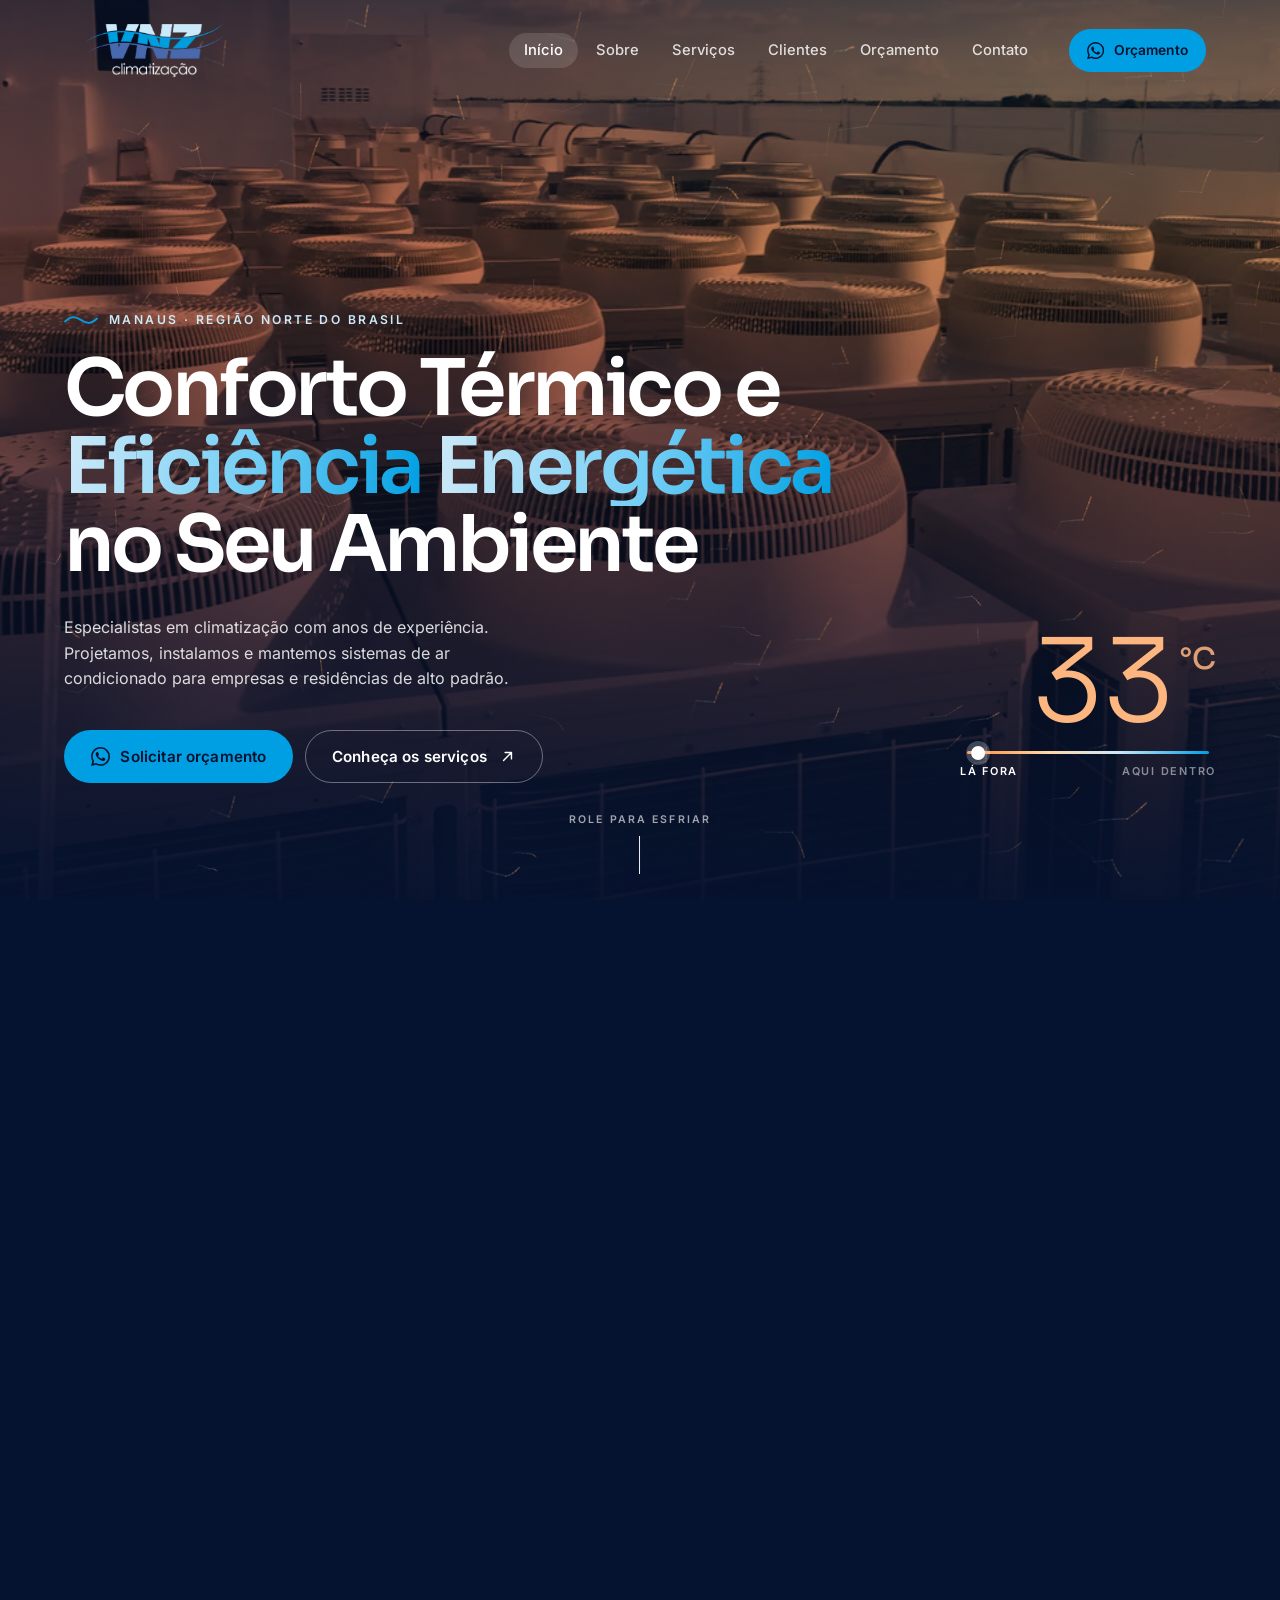
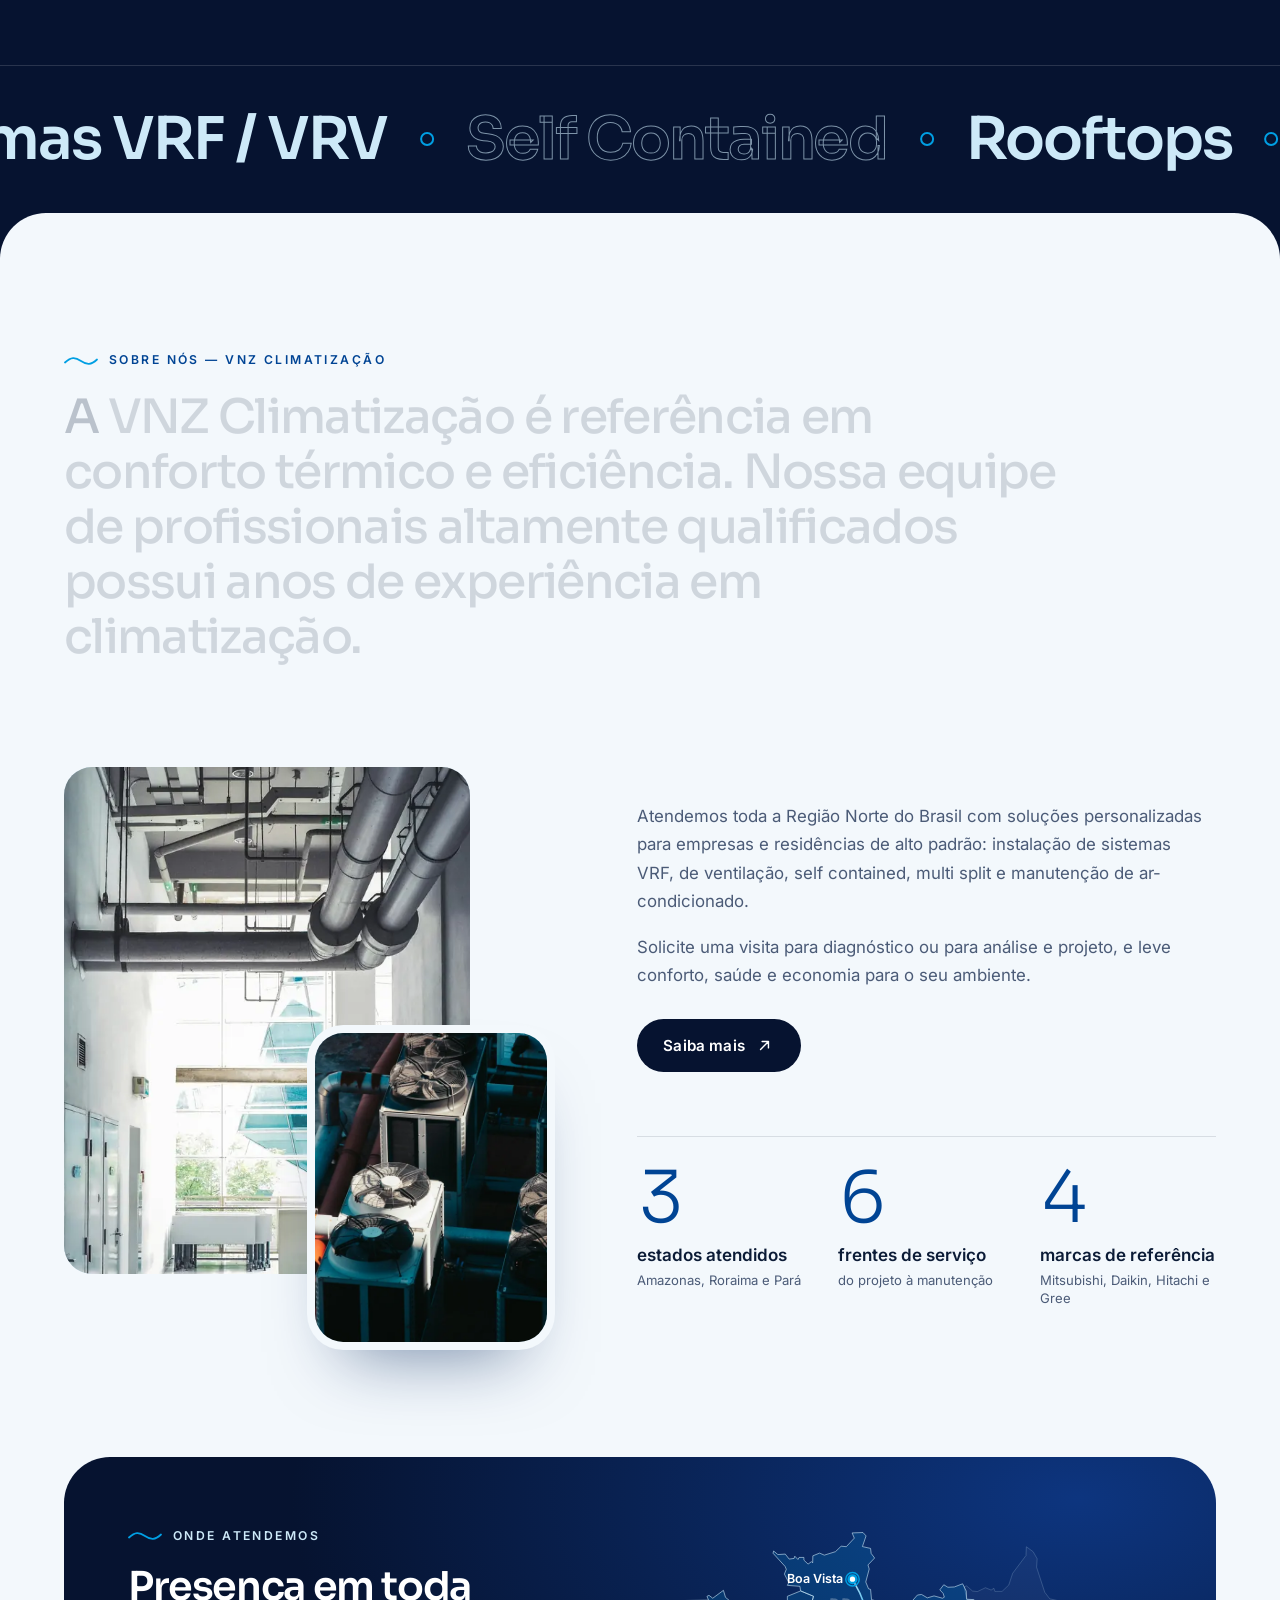
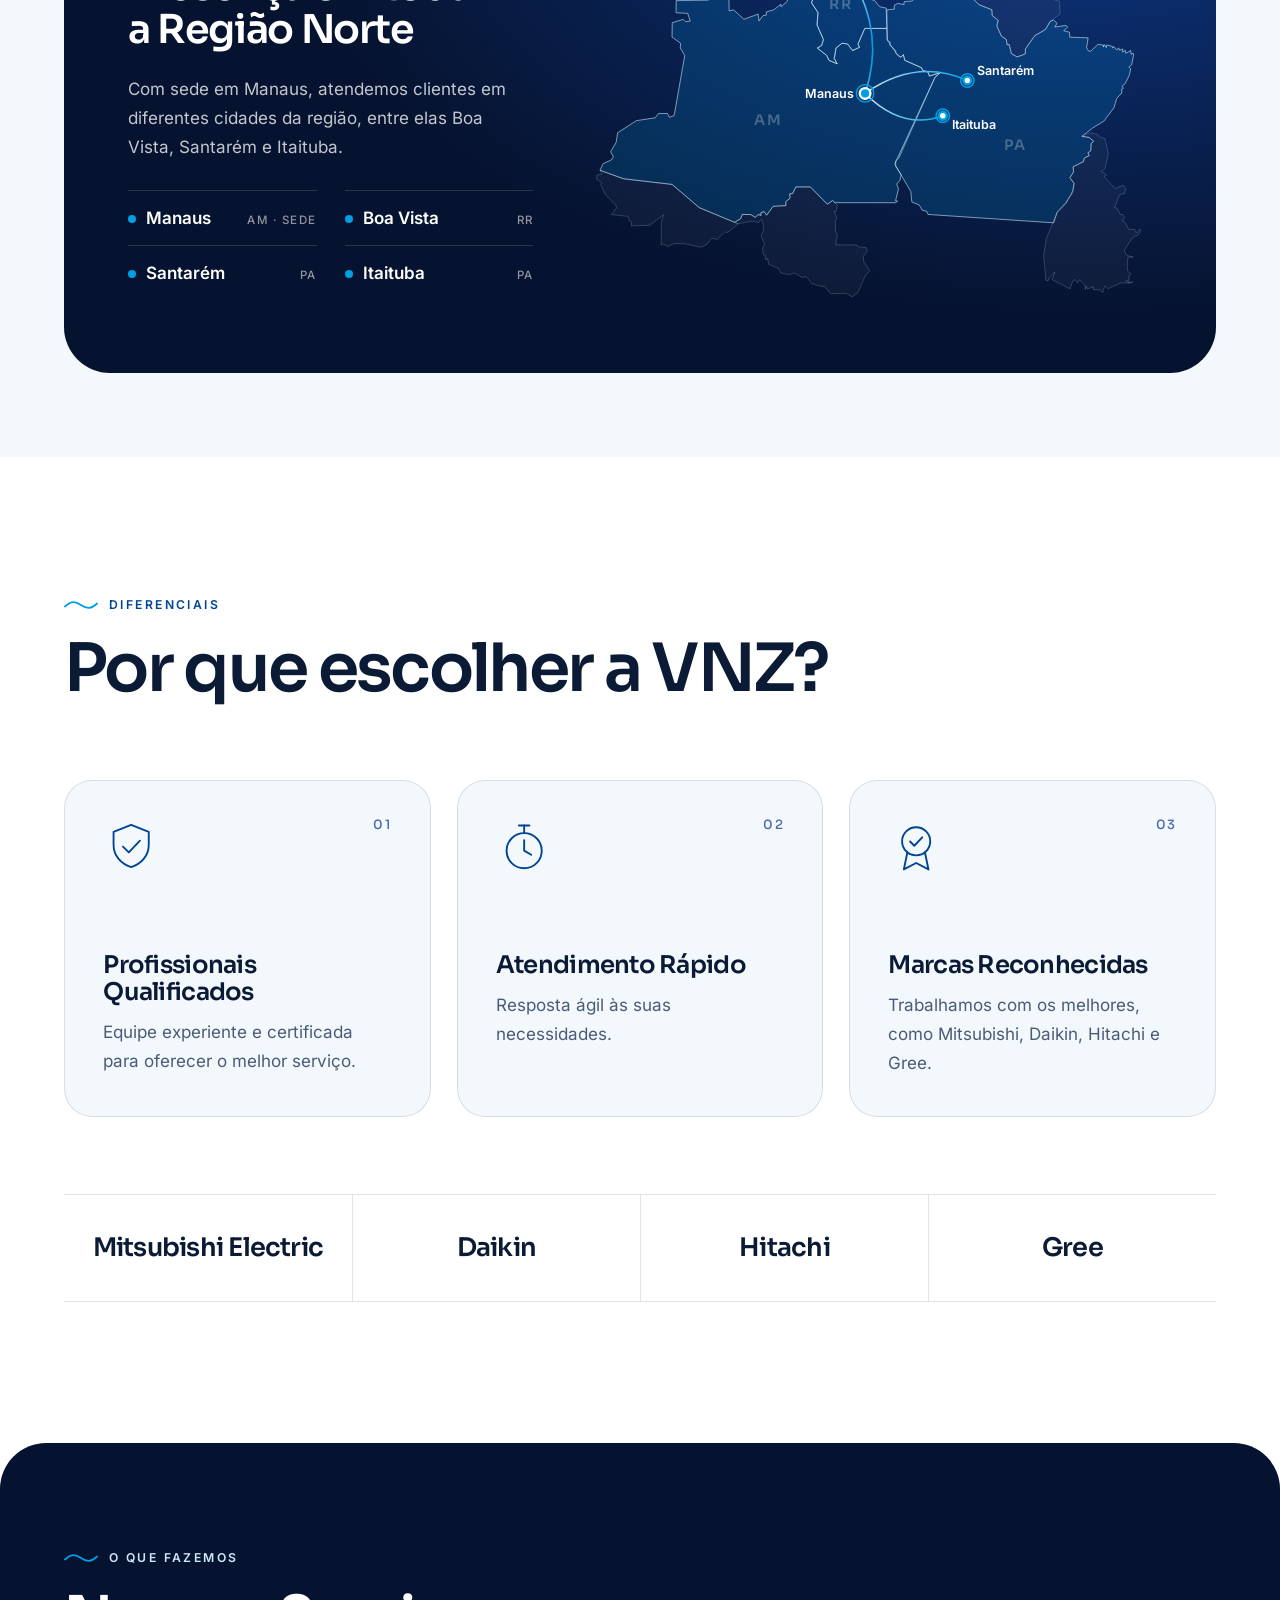
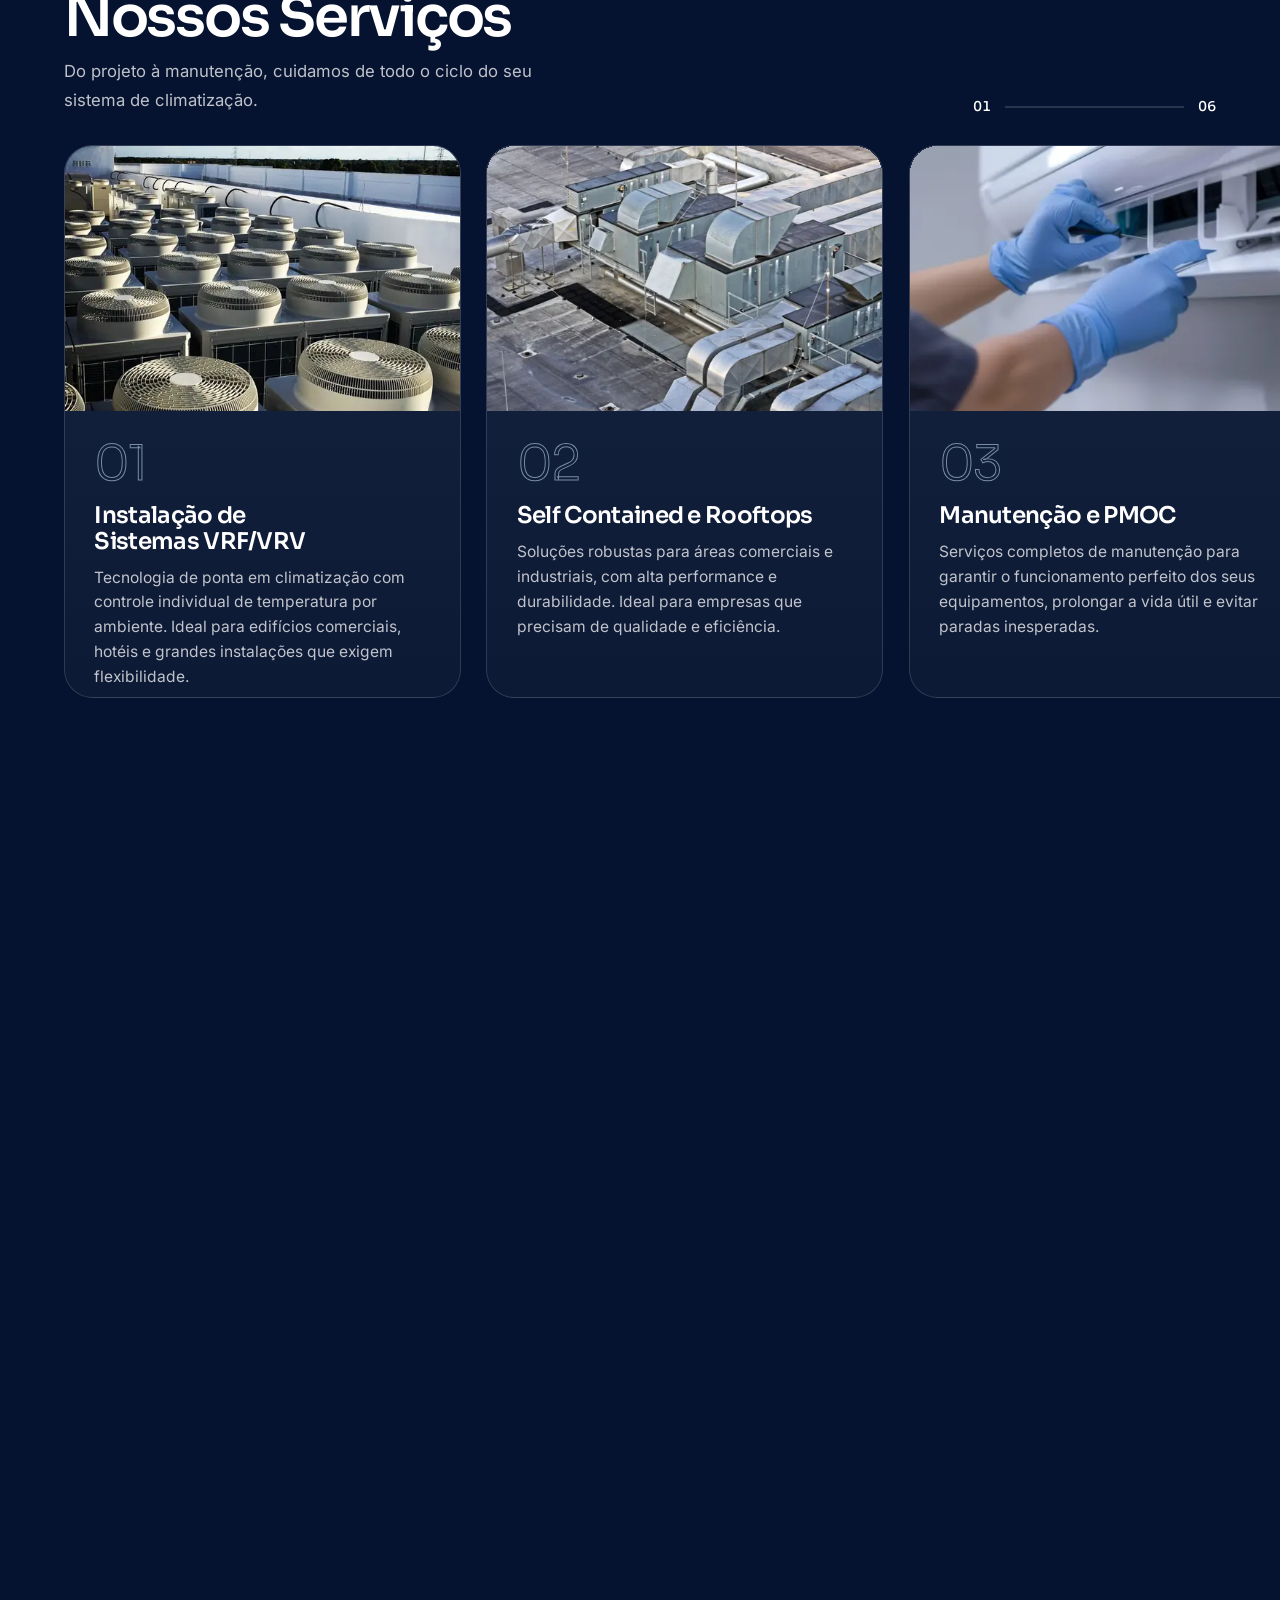
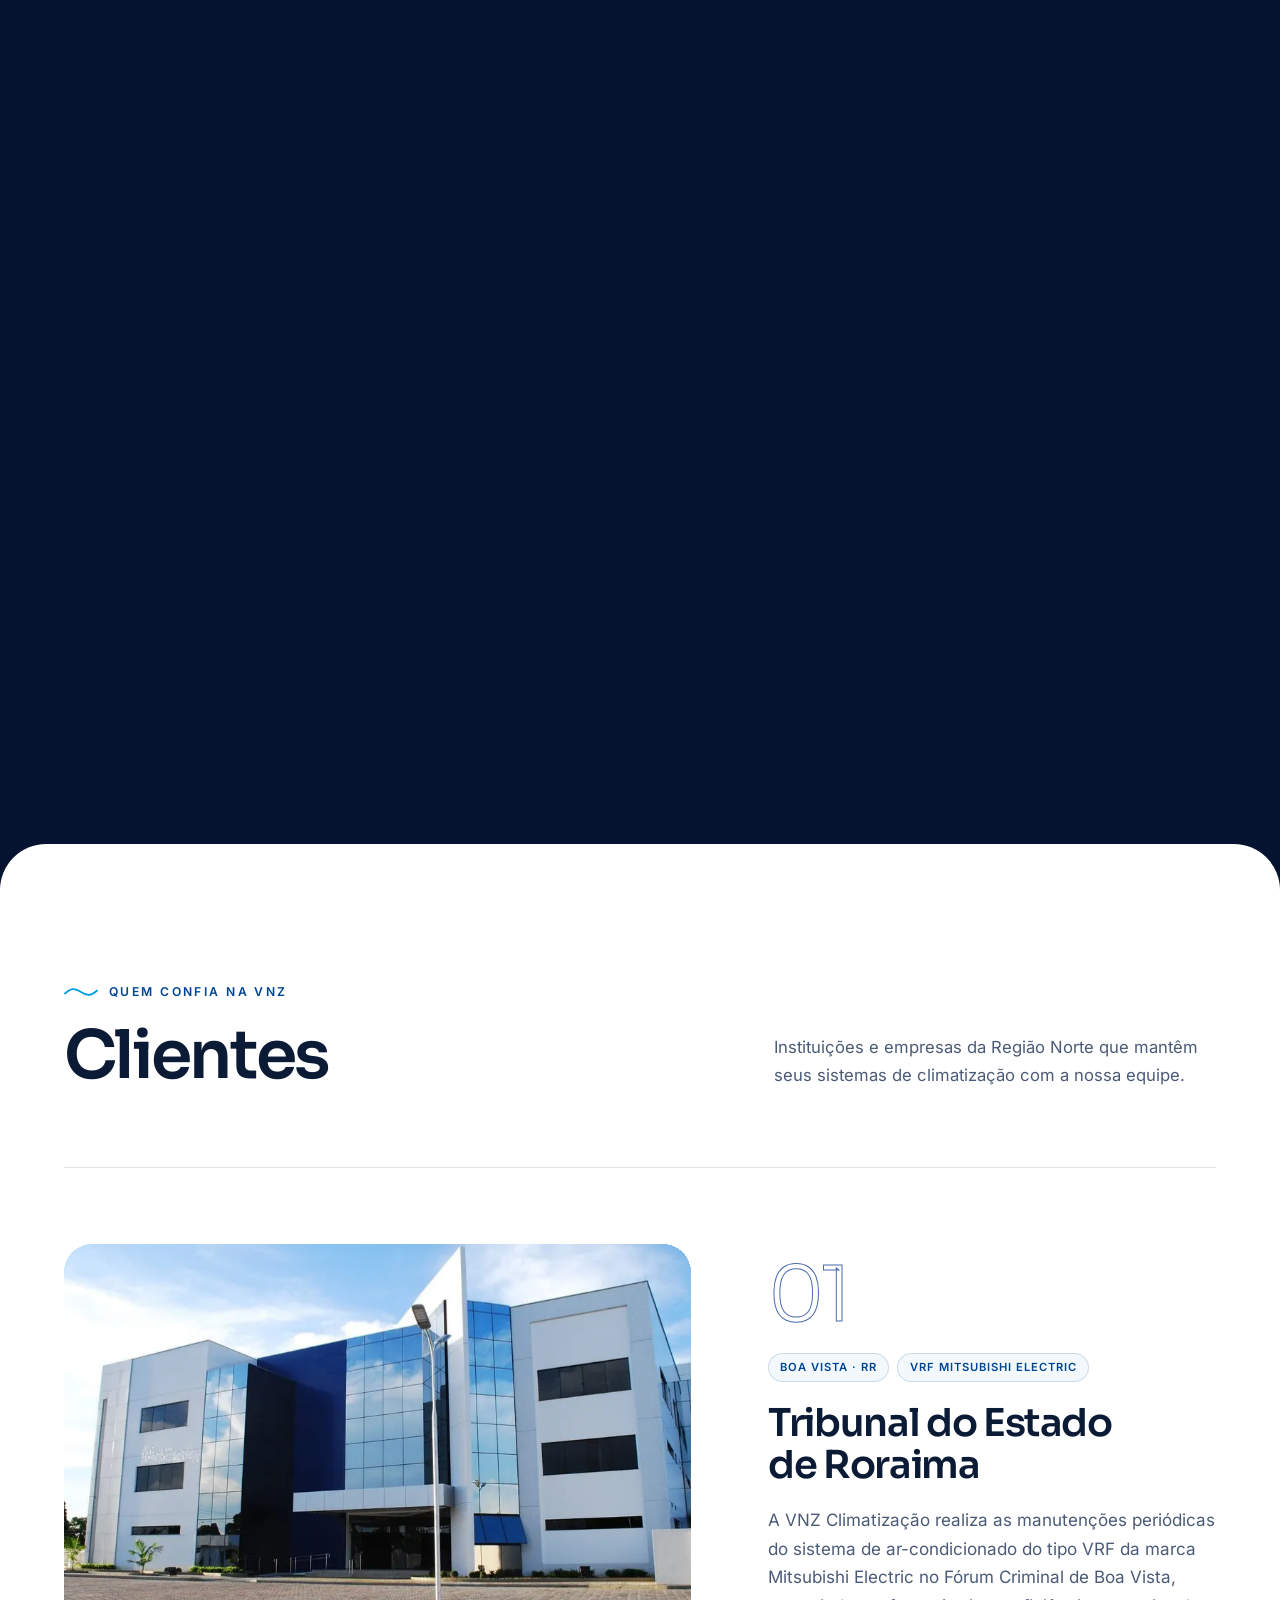
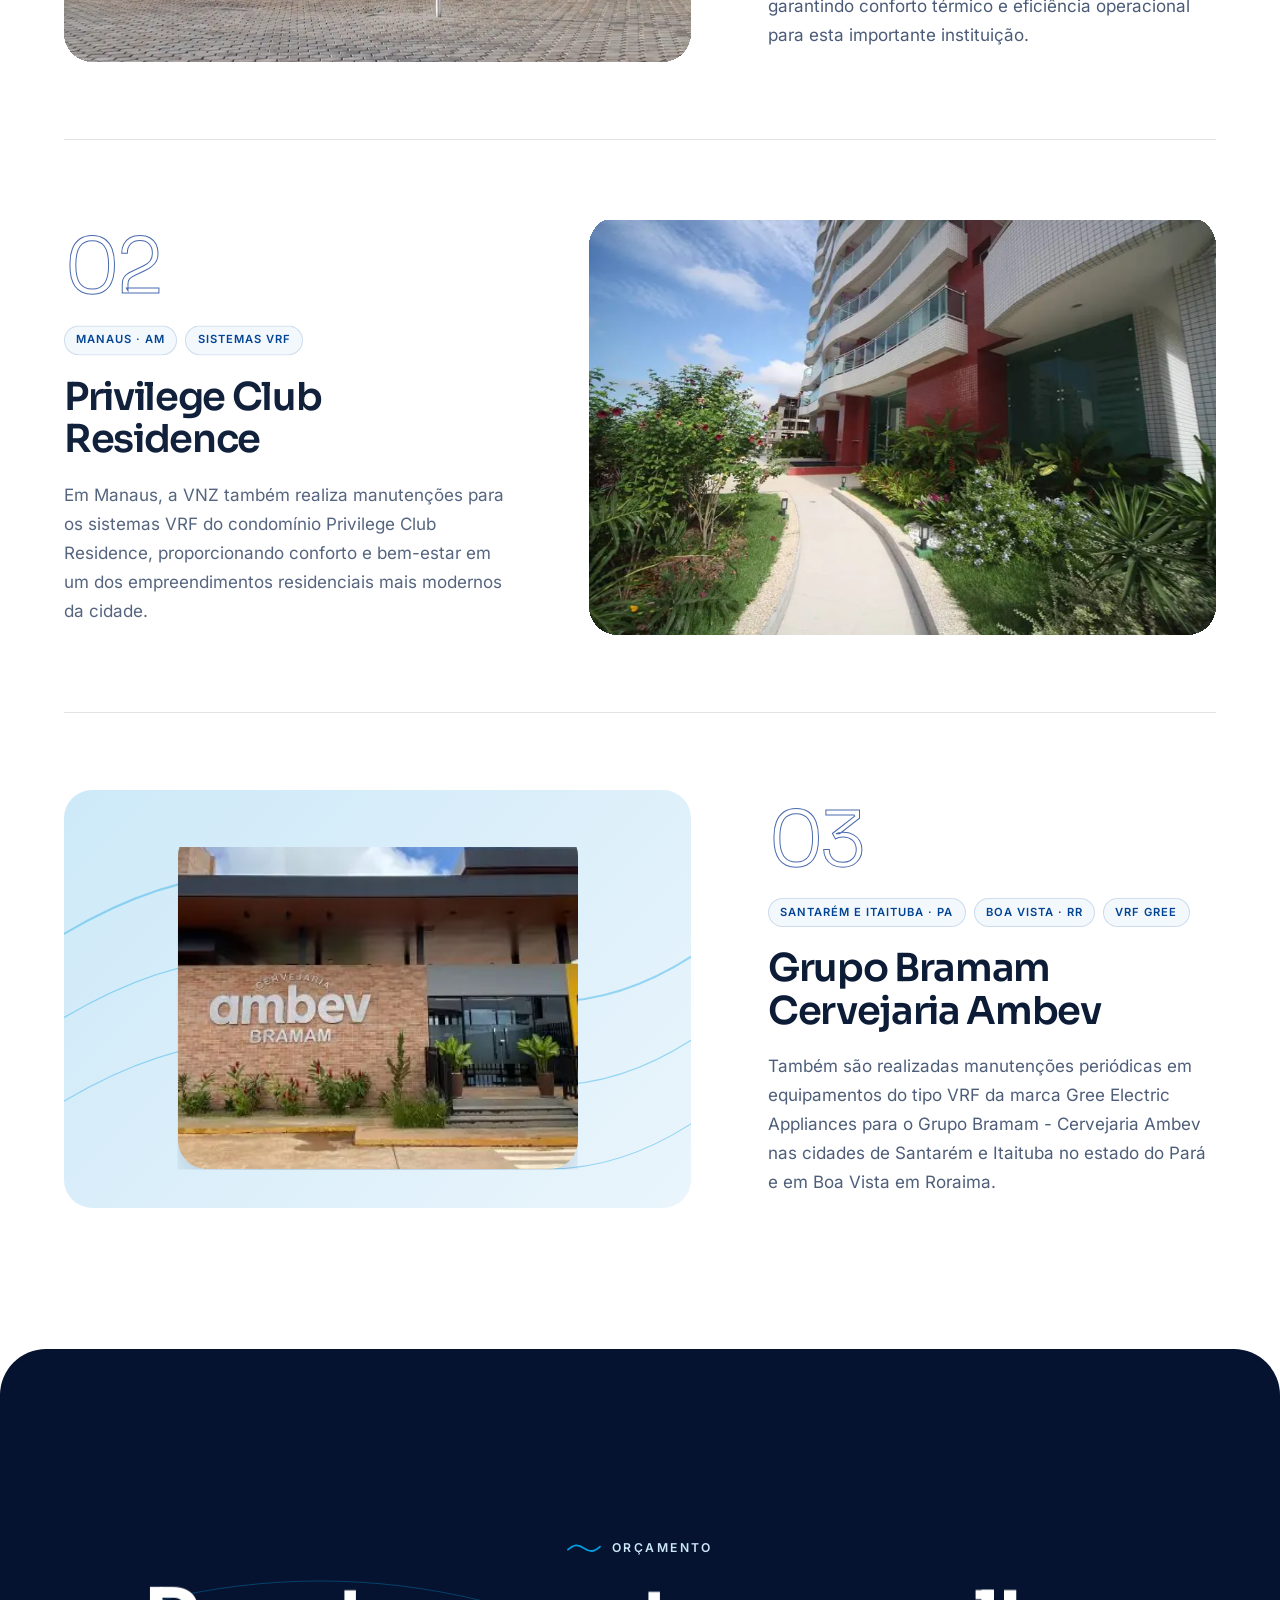
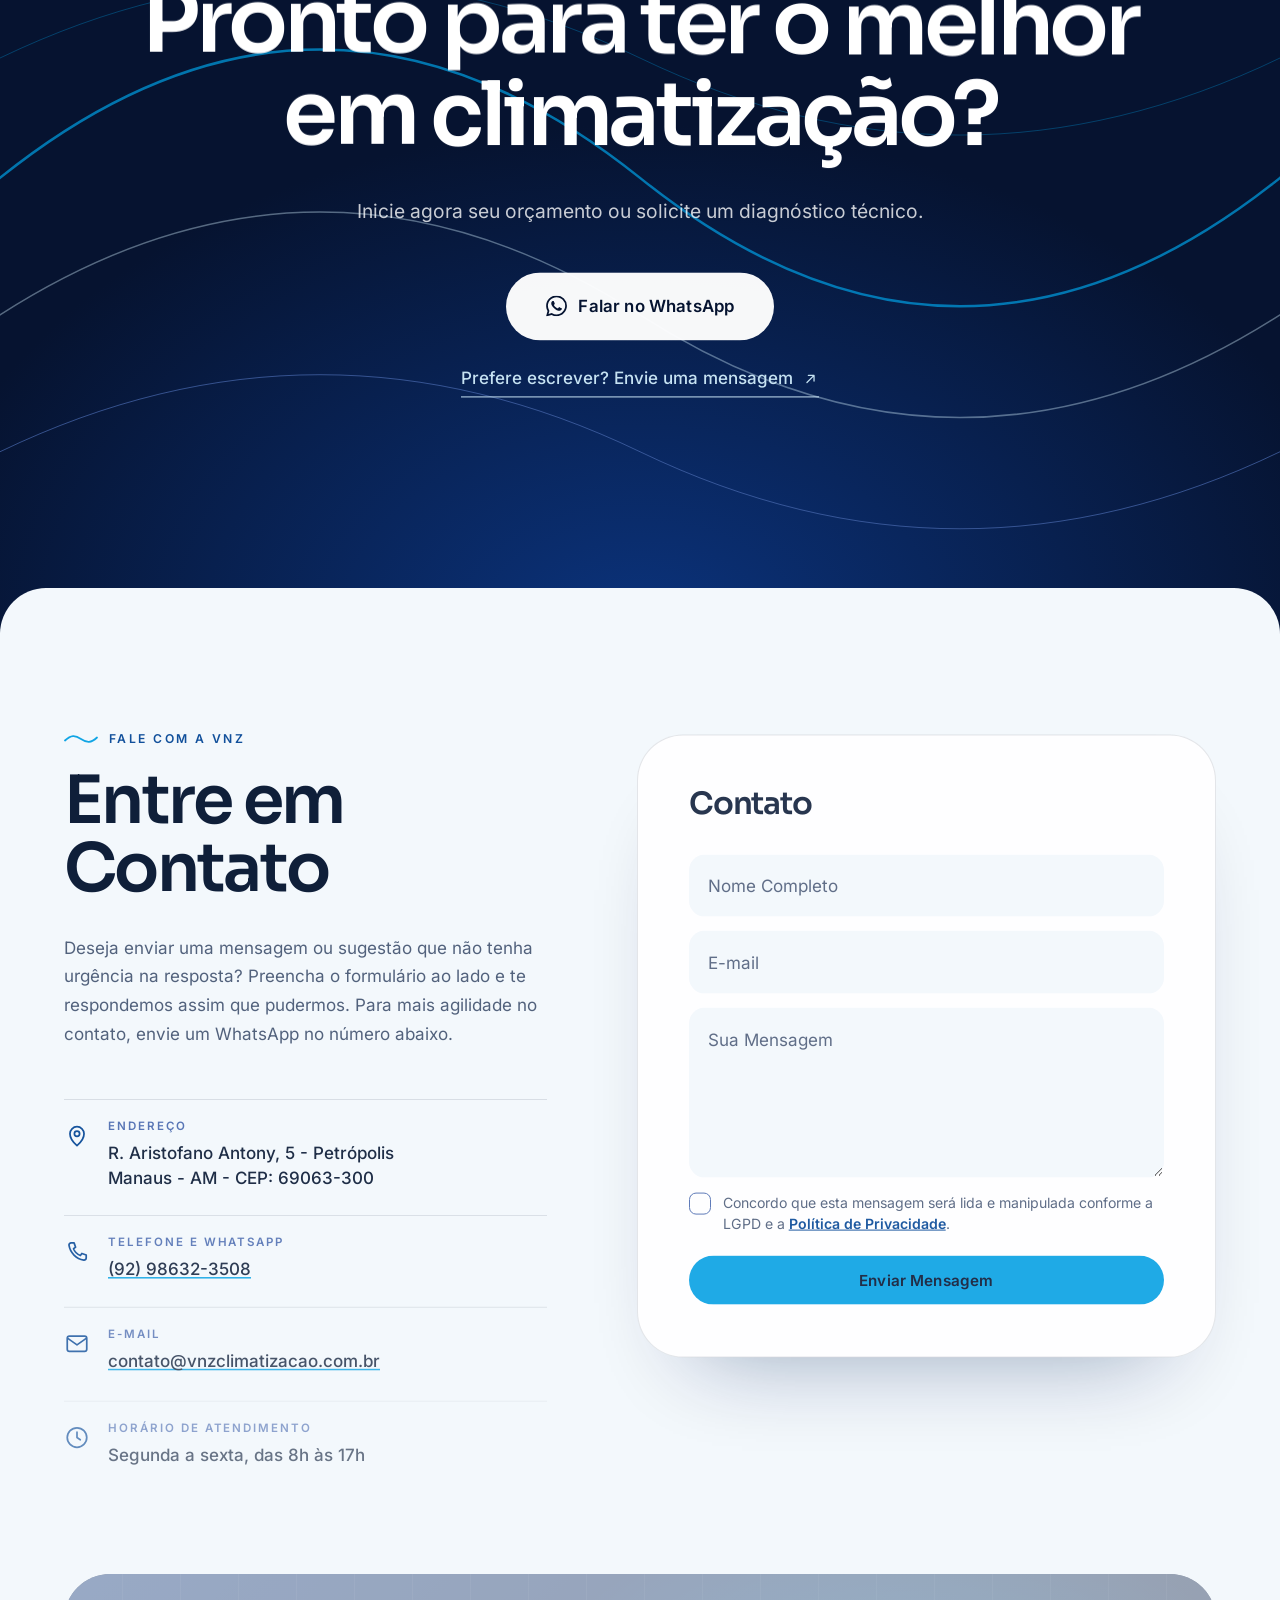
<file: index.html>
<!DOCTYPE html>
<html lang="pt-BR">
<head>
<!-- Google tag (gtag.js) -->
<script async src="https://www.googletagmanager.com/gtag/js?id=AW-18554517901"></script>
<script>
  window.dataLayer = window.dataLayer || [];
  function gtag(){dataLayer.push(arguments);}
  gtag('js', new Date());

  gtag('config', 'AW-18554517901');
</script>
  <meta charset="UTF-8">
  <meta name="viewport" content="width=device-width, initial-scale=1">

  <!-- SEO principal -->
  <title>Ar Condicionado em Manaus e Região Norte | VNZ Climatização</title>
  <meta name="description" content="Instalação e manutenção de ar condicionado em Manaus e Região Norte: sistemas VRF/VRV, self contained, multi split, PMOC, ventilação e projetos. Solicite um orçamento.">
  <link rel="canonical" href="https://vnzclimatizacao.com.br/">
  <meta name="robots" content="index, follow, max-image-preview:large">
  <meta name="author" content="VNZ Climatização LTDA">
  <meta name="keywords" content="climatização, ar condicionado, instalação, manutenção, VRF, VRV, multi split, splitão, self contained, rooftop, PMOC, ventilação, exaustão, Manaus, Região Norte">
  <meta name="theme-color" content="#061330">

  <!-- Geolocalização -->
  <meta name="geo.placename" content="Manaus">
  <meta name="geo.region" content="BR-AM">
  <meta name="geo.position" content="-3.1179425;-59.997013">
  <meta name="ICBM" content="-3.1179425, -59.997013">

  <!-- Open Graph -->
  <meta property="og:type" content="website">
  <meta property="og:locale" content="pt_BR">
  <meta property="og:site_name" content="VNZ Climatização">
  <meta property="og:title" content="Ar Condicionado em Manaus e Região Norte | VNZ Climatização">
  <meta property="og:description" content="Especialistas em climatização: VRF/VRV, self contained, multi split, PMOC, ventilação e projetos. Atendemos toda a Região Norte do Brasil.">
  <meta property="og:url" content="https://vnzclimatizacao.com.br/">
  <meta property="og:image" content="https://vnzclimatizacao.com.br/img/hero-vrf.jpg">
  <meta property="og:image:type" content="image/jpeg">
  <meta property="og:image:width" content="1920">
  <meta property="og:image:height" content="1145">
  <meta property="og:image:alt" content="Condensadoras de sistema VRF instaladas pela VNZ Climatização">

  <!-- Twitter Card -->
  <meta name="twitter:card" content="summary_large_image">
  <meta name="twitter:title" content="Ar Condicionado em Manaus e Região Norte | VNZ Climatização">
  <meta name="twitter:description" content="Especialistas em climatização: VRF/VRV, self contained, multi split, PMOC, ventilação e projetos. Atendemos toda a Região Norte do Brasil.">
  <meta name="twitter:image" content="https://vnzclimatizacao.com.br/img/hero-vrf.jpg">

  <!-- Favicon -->
  <link rel="icon" type="image/png" sizes="32x32" href="img/favicon-32.png">
  <link rel="icon" type="image/png" sizes="96x96" href="img/favicon-96.png">
  <link rel="apple-touch-icon" sizes="152x152" href="img/favicon-152.png">

  <!-- Liga as animações só quando o navegador permite; se o JavaScript falhar, o conteúdo aparece mesmo assim -->
  <script>
  (function (r) {
    r.classList.add('js');
    if (window.matchMedia && matchMedia('(prefers-reduced-motion: reduce)').matches) return;
    r.classList.add('movimento');
    setTimeout(function () { if (!window.__vnzPronto) r.classList.remove('movimento'); }, 3500);
  })(document.documentElement);
  </script>

  <!-- Fontes (hospedadas no próprio site) -->
  <link rel="preload" href="fonts/sora-latin.woff2" as="font" type="font/woff2" crossorigin>
  <link rel="preload" href="fonts/inter-latin.woff2" as="font" type="font/woff2" crossorigin>

  <!-- Pré-carrega a imagem principal (LCP) -->
  <link rel="preload" as="image" type="image/webp" href="img/hero-vrf-1280.webp"
        imagesrcset="img/hero-vrf-768.webp 768w, img/hero-vrf-1280.webp 1280w, img/hero-vrf-1920.webp 1920w"
        imagesizes="100vw" fetchpriority="high">

  <!-- Estilos -->
  <link rel="stylesheet" href="css/style.css?v=3.0.0">

  <!-- Dados estruturados: Schema.org -->
  <script type="application/ld+json">
  {
    "@context": "https://schema.org",
    "@type": "HVACBusiness",
    "@id": "https://vnzclimatizacao.com.br/#empresa",
    "name": "VNZ Climatização",
    "legalName": "VNZ Climatização LTDA",
    "description": "Especialistas em climatização: instalação e manutenção de ar condicionado, sistemas VRF/VRV, self contained, multi split, PMOC, ventilação, exaustão e projetos. Atendemos toda a Região Norte do Brasil.",
    "url": "https://vnzclimatizacao.com.br/",
    "logo": "https://vnzclimatizacao.com.br/img/logo.png",
    "image": [
      "https://vnzclimatizacao.com.br/img/hero-vrf.jpg",
      "https://vnzclimatizacao.com.br/img/servico-vrf.jpg",
      "https://vnzclimatizacao.com.br/img/servico-rooftop.jpg"
    ],
    "telephone": "+55-92-98632-3508",
    "email": "contato@vnzclimatizacao.com.br",
    "address": {
      "@type": "PostalAddress",
      "streetAddress": "R. Aristofano Antony, 5 - Petrópolis",
      "addressLocality": "Manaus",
      "addressRegion": "AM",
      "postalCode": "69063-300",
      "addressCountry": "BR"
    },
    "geo": {
      "@type": "GeoCoordinates",
      "latitude": -3.1179425,
      "longitude": -59.997013
    },
    "hasMap": "https://maps.app.goo.gl/SytwZuHQUNix2UoQ6",
    "openingHoursSpecification": [
      {
        "@type": "OpeningHoursSpecification",
        "dayOfWeek": ["Monday", "Tuesday", "Wednesday", "Thursday", "Friday"],
        "opens": "08:00",
        "closes": "17:00"
      }
    ],
    "areaServed": ["Manaus", "Amazonas", "Roraima", "Pará", "Região Norte do Brasil"],
    "sameAs": ["https://www.instagram.com/vnzclimatizacao"],
    "hasOfferCatalog": {
      "@type": "OfferCatalog",
      "name": "Serviços de Climatização",
      "itemListElement": [
        { "@type": "Offer", "itemOffered": { "@type": "Service", "name": "Instalação de Sistemas VRF/VRV", "description": "Climatização com controle individual de temperatura por ambiente para edifícios comerciais, hotéis e grandes instalações." } },
        { "@type": "Offer", "itemOffered": { "@type": "Service", "name": "Self Contained e Rooftops", "description": "Sistemas robustos de alta performance para áreas comerciais e industriais." } },
        { "@type": "Offer", "itemOffered": { "@type": "Service", "name": "Manutenção e PMOC", "description": "Manutenção preventiva e corretiva de ar condicionado, com Plano de Manutenção, Operação e Controle." } },
        { "@type": "Offer", "itemOffered": { "@type": "Service", "name": "Splits Comerciais e Multi Splits", "description": "Climatização de ambientes comerciais de pequeno e médio porte, como escritórios, lojas e consultórios." } },
        { "@type": "Offer", "itemOffered": { "@type": "Service", "name": "Ventilação e Exaustão", "description": "Instalação de ventilação mecânica e exaustão para renovação e qualidade do ar." } },
        { "@type": "Offer", "itemOffered": { "@type": "Service", "name": "Desenvolvimento de Projetos", "description": "Projetos técnicos de ar condicionado, ventilação e exaustão conforme cargas térmicas e normas vigentes." } }
      ]
    }
  }
  </script>
</head>
<body>

  <!-- Ícones reutilizados em toda a página -->
  <svg class="so-leitor" aria-hidden="true" focusable="false" width="0" height="0">
    <symbol id="i-whats" viewBox="0 0 24 24"><path fill="currentColor" d="M17.472 14.382c-.297-.149-1.758-.867-2.03-.967-.273-.099-.471-.148-.67.15-.197.297-.767.966-.94 1.164-.173.199-.347.223-.644.075-.297-.15-1.255-.463-2.39-1.475-.883-.788-1.48-1.761-1.653-2.059-.173-.297-.018-.458.13-.606.134-.133.298-.347.446-.52.149-.174.198-.298.298-.497.099-.198.05-.371-.025-.52-.075-.149-.669-1.612-.916-2.207-.242-.579-.487-.5-.669-.51-.173-.008-.371-.01-.57-.01-.198 0-.52.074-.792.372-.272.297-1.04 1.016-1.04 2.479 0 1.462 1.065 2.875 1.213 3.074.149.198 2.096 3.2 5.077 4.487.709.306 1.262.489 1.694.625.712.227 1.36.195 1.871.118.571-.085 1.758-.719 2.006-1.413.248-.694.248-1.289.173-1.413-.074-.124-.272-.198-.57-.347m-5.421 7.403h-.004a9.87 9.87 0 01-5.031-1.378l-.361-.214-3.741.982.998-3.648-.235-.374a9.86 9.86 0 01-1.51-5.26c.001-5.45 4.436-9.884 9.888-9.884 2.64 0 5.122 1.03 6.988 2.898a9.825 9.825 0 012.893 6.994c-.003 5.45-4.437 9.884-9.885 9.884m8.413-18.297A11.815 11.815 0 0012.05 0C5.495 0 .16 5.335.157 11.892c0 2.096.547 4.142 1.588 5.945L.057 24l6.305-1.654a11.882 11.882 0 005.683 1.448h.005c6.554 0 11.89-5.335 11.893-11.893a11.821 11.821 0 00-3.48-8.413z"/></symbol>
    <symbol id="i-seta" viewBox="0 0 24 24"><path fill="none" stroke="currentColor" stroke-width="1.8" stroke-linecap="round" stroke-linejoin="round" d="M7 17 17 7M9 7h8v8"/></symbol>
    <symbol id="i-insta" viewBox="0 0 24 24"><path fill="currentColor" d="M12 2.2c3.2 0 3.6 0 4.8.1 1.2.1 1.8.2 2.2.4.6.2 1 .5 1.4.9.4.4.7.8.9 1.4.2.4.4 1 .4 2.2.1 1.2.1 1.6.1 4.8s0 3.6-.1 4.8c-.1 1.2-.2 1.8-.4 2.2-.2.6-.5 1-.9 1.4-.4.4-.8.7-1.4.9-.4.2-1 .4-2.2.4-1.2.1-1.6.1-4.8.1s-3.6 0-4.8-.1c-1.2-.1-1.8-.2-2.2-.4-.6-.2-1-.5-1.4-.9-.4-.4-.7-.8-.9-1.4-.2-.4-.4-1-.4-2.2-.1-1.2-.1-1.6-.1-4.8s0-3.6.1-4.8c.1-1.2.2-1.8.4-2.2.2-.6.5-1 .9-1.4.4-.4.8-.7 1.4-.9.4-.2 1-.4 2.2-.4 1.2-.1 1.6-.1 4.8-.1zm0 2c-3.1 0-3.5 0-4.7.1-1.1.1-1.5.2-1.8.3-.4.2-.7.3-1 .6-.3.3-.5.6-.6 1-.1.3-.3.7-.3 1.8-.1 1.2-.1 1.6-.1 4.7s0 3.5.1 4.7c.1 1.1.2 1.5.3 1.8.2.4.3.7.6 1 .3.3.6.5 1 .6.3.1.7.3 1.8.3 1.2.1 1.6.1 4.7.1s3.5 0 4.7-.1c1.1-.1 1.5-.2 1.8-.3.4-.2.7-.3 1-.6.3-.3.5-.6.6-1 .1-.3.3-.7.3-1.8.1-1.2.1-1.6.1-4.7s0-3.5-.1-4.7c-.1-1.1-.2-1.5-.3-1.8-.2-.4-.3-.7-.6-1-.3-.3-.6-.5-1-.6-.3-.1-.7-.3-1.8-.3-1.2-.1-1.6-.1-4.7-.1zm0 3.4a4.4 4.4 0 1 1 0 8.8 4.4 4.4 0 0 1 0-8.8zm0 2a2.4 2.4 0 1 0 0 4.8 2.4 2.4 0 0 0 0-4.8zm4.6-2.9a1 1 0 1 1 0 2 1 1 0 0 1 0-2z"/></symbol>
    <symbol id="i-pino" viewBox="0 0 24 24"><g fill="none" stroke="currentColor" stroke-width="1.6" stroke-linecap="round" stroke-linejoin="round"><path d="M12 21s-6.5-5.6-6.5-11a6.5 6.5 0 1 1 13 0c0 5.4-6.5 11-6.5 11z"/><circle cx="12" cy="10" r="2.4"/></g></symbol>
    <symbol id="i-fone" viewBox="0 0 24 24"><path fill="none" stroke="currentColor" stroke-width="1.6" stroke-linecap="round" stroke-linejoin="round" d="M6.6 3.5h2.7l1.4 4-1.9 1.4a11 11 0 0 0 6.3 6.3l1.4-1.9 4 1.4v2.7a2 2 0 0 1-2.2 2A16.5 16.5 0 0 1 4.6 5.7a2 2 0 0 1 2-2.2z"/></symbol>
    <symbol id="i-email" viewBox="0 0 24 24"><g fill="none" stroke="currentColor" stroke-width="1.6" stroke-linecap="round" stroke-linejoin="round"><rect x="3" y="5" width="18" height="14" rx="2"/><path d="m3.5 7 8.5 6 8.5-6"/></g></symbol>
    <symbol id="i-relogio" viewBox="0 0 24 24"><g fill="none" stroke="currentColor" stroke-width="1.6" stroke-linecap="round" stroke-linejoin="round"><circle cx="12" cy="12" r="9"/><path d="M12 7v5l3 2"/></g></symbol>
  </svg>

  <a class="pular-conteudo" href="#conteudo">Ir para o conteúdo principal</a>

  <!-- ===================== CABEÇALHO ===================== -->
  <header class="cabecalho" data-sobre="escuro">
    <div class="cabecalho-barra">
      <a class="logo" href="#inicio" aria-label="VNZ Climatização - Início">
        <img class="logo-claro" src="img/logo-claro.png" alt="Logotipo da VNZ Climatização" width="786" height="303">
        <img class="logo-positivo" src="img/logo-positivo.png" alt="" aria-hidden="true" width="770" height="297">
      </a>
      <nav class="menu" id="menu-principal" aria-label="Menu principal">
        <ul>
          <li><a href="#inicio">Início</a></li>
          <li><a href="#sobre">Sobre</a></li>
          <li><a href="#servicos">Serviços</a></li>
          <li><a href="#clientes">Clientes</a></li>
          <li><a href="#orcamento">Orçamento</a></li>
          <li><a href="#contato">Contato</a></li>
        </ul>
        <div class="menu-extra">
          <a class="btn btn-primario" href="https://wa.me/5592986323508?text=Ol%C3%A1!%20Vim%20pelo%20site%20e%20gostaria%20de%20solicitar%20um%20or%C3%A7amento%20de%20climatiza%C3%A7%C3%A3o." target="_blank" rel="noopener">
            <svg class="icone" aria-hidden="true"><use href="#i-whats"/></svg>Falar no WhatsApp
          </a>
          <a class="menu-extra-email" href="mailto:contato@vnzclimatizacao.com.br">contato@vnzclimatizacao.com.br</a>
        </div>
      </nav>
      <a class="btn btn-pequeno cabecalho-cta" href="https://wa.me/5592986323508?text=Ol%C3%A1!%20Vim%20pelo%20site%20e%20gostaria%20de%20solicitar%20um%20or%C3%A7amento%20de%20climatiza%C3%A7%C3%A3o." target="_blank" rel="noopener">
        <svg class="icone" aria-hidden="true"><use href="#i-whats"/></svg><span>Orçamento</span>
      </a>
      <button class="menu-botao" type="button" aria-label="Abrir menu" aria-expanded="false" aria-controls="menu-principal">
        <span></span><span></span>
      </button>
    </div>
  </header>
  <div class="progresso" aria-hidden="true"><i></i></div>

  <main id="conteudo">

    <!-- ===================== HERÓI ===================== -->
    <section class="heroi" id="inicio" data-tema="escuro">
      <div class="heroi-fixo">
        <div class="heroi-midia">
          <div class="heroi-foto">
            <picture>
              <source type="image/webp" srcset="img/hero-vrf-768.webp 768w, img/hero-vrf-1280.webp 1280w, img/hero-vrf-1920.webp 1920w" sizes="100vw">
              <img src="img/hero-vrf.jpg" alt="Condensadoras de ar condicionado VRF instaladas em cobertura de edifício" width="1920" height="1145" fetchpriority="high" decoding="async">
            </picture>
          </div>
          <div class="heroi-calor" aria-hidden="true"></div>
          <div class="heroi-frio" aria-hidden="true"></div>
          <div class="heroi-veu" aria-hidden="true"></div>
          <canvas class="heroi-ar" aria-hidden="true"></canvas>
        </div>

        <div class="container heroi-conteudo">
          <div class="heroi-texto">
            <p class="sobretitulo sobretitulo-claro" data-intro>Manaus · Região Norte do Brasil</p>
            <h1 class="heroi-titulo">Conforto Térmico e <span class="realce">Eficiência Energética</span> no Seu Ambiente</h1>
            <p class="heroi-sub" data-intro>Especialistas em climatização com anos de experiência. <span class="so-largo">Projetamos, instalamos e mantemos sistemas de ar condicionado para empresas e residências de alto padrão.</span></p>
            <div class="heroi-acoes" data-intro>
              <a class="btn btn-primario" data-magnetico href="https://wa.me/5592986323508?text=Ol%C3%A1!%20Vim%20pelo%20site%20e%20gostaria%20de%20solicitar%20um%20or%C3%A7amento%20de%20climatiza%C3%A7%C3%A3o." target="_blank" rel="noopener">
                <svg class="icone" aria-hidden="true"><use href="#i-whats"/></svg>Solicitar orçamento
              </a>
              <a class="btn btn-contorno" href="#servicos">Conheça os serviços<svg class="icone" aria-hidden="true"><use href="#i-seta"/></svg></a>
            </div>
          </div>

          <!-- Termômetro: decorativo, acompanha a rolagem (do calor ao conforto) -->
          <div class="termo" aria-hidden="true" data-intro>
            <div class="termo-numero"><span id="termo-valor">23</span><sup>°C</sup></div>
            <div class="termo-escala">
              <div class="termo-trilho"><div class="termo-marca"><i></i></div></div>
              <div class="termo-legenda"><span class="termo-fora">Lá fora</span><span class="termo-dentro ativo">Aqui dentro</span></div>
            </div>
          </div>
        </div>

        <div class="heroi-rolar" aria-hidden="true" data-intro><span>Role para esfriar</span><i></i></div>
      </div>
    </section>

    <!-- Faixa rolante com as especialidades (decorativa: o conteúdo está na seção Serviços) -->
    <div class="faixa" aria-hidden="true">
      <div class="faixa-trilho">
        <div class="faixa-grupo">
          <span>Sistemas VRF / VRV</span><i></i><span>Self Contained</span><i></i><span>Rooftops</span><i></i><span>Manutenção e PMOC</span><i></i><span>Multi Split</span><i></i><span>Ventilação</span><i></i><span>Exaustão</span><i></i><span>Projetos</span><i></i>
        </div>
        <div class="faixa-grupo">
          <span>Sistemas VRF / VRV</span><i></i><span>Self Contained</span><i></i><span>Rooftops</span><i></i><span>Manutenção e PMOC</span><i></i><span>Multi Split</span><i></i><span>Ventilação</span><i></i><span>Exaustão</span><i></i><span>Projetos</span><i></i>
        </div>
      </div>
    </div>

    <!-- ===================== SOBRE ===================== -->
    <section class="secao sobre" id="sobre" data-tema="claro">
      <div class="container">
        <h2 class="sobretitulo" data-anima="sobe">Sobre Nós — VNZ Climatização</h2>
        <p class="sobre-destaque">A VNZ Climatização é referência em conforto térmico e eficiência. Nossa equipe de profissionais altamente qualificados possui anos de experiência em climatização.</p>

        <div class="sobre-grade">
          <div class="sobre-fotos">
            <figure class="sobre-foto sobre-foto-a" data-anima="mascara" data-paralaxe="6">
              <picture>
                <source type="image/webp" srcset="img/sobre-dutos-640.webp 640w, img/sobre-dutos-1200.webp 1200w" sizes="(min-width: 900px) 34vw, 78vw">
                <img src="img/sobre-dutos.jpg" alt="Dutos de ar condicionado aparentes no teto de um edifício corporativo" width="1200" height="1798" loading="lazy" decoding="async">
              </picture>
            </figure>
            <figure class="sobre-foto sobre-foto-b" data-anima="mascara" data-paralaxe="12">
              <picture>
                <source type="image/webp" srcset="img/sobre-condensadoras-640.webp 640w, img/sobre-condensadoras-1200.webp 1200w" sizes="(min-width: 900px) 18vw, 44vw">
                <img src="img/sobre-condensadoras.jpg" alt="Unidades condensadoras de ar condicionado instaladas em área técnica" width="1200" height="1800" loading="lazy" decoding="async">
              </picture>
            </figure>
          </div>

          <div class="sobre-texto">
            <p data-anima="sobe">Atendemos toda a Região Norte do Brasil com soluções personalizadas para empresas e residências de alto padrão: instalação de sistemas VRF, de ventilação, self contained, multi split e manutenção de ar-condicionado.</p>
            <p data-anima="sobe">Solicite uma visita para diagnóstico ou para análise e projeto, e leve conforto, saúde e economia para o seu ambiente.</p>
            <a class="btn btn-escuro" href="#servicos" data-anima="sobe">Saiba mais<svg class="icone" aria-hidden="true"><use href="#i-seta"/></svg></a>

            <ul class="numeros">
              <li data-anima="sobe"><strong><span data-conta="3">3</span></strong><span>estados atendidos<small>Amazonas, Roraima e Pará</small></span></li>
              <li data-anima="sobe"><strong><span data-conta="6">6</span></strong><span>frentes de serviço<small>do projeto à manutenção</small></span></li>
              <li data-anima="sobe"><strong><span data-conta="4">4</span></strong><span>marcas de referência<small>Mitsubishi, Daikin, Hitachi e Gree</small></span></li>
            </ul>
          </div>
        </div>

        <!-- Presença na Região Norte -->
        <div class="presenca" data-anima="sobe">
          <div class="presenca-texto">
            <p class="sobretitulo sobretitulo-claro">Onde atendemos</p>
            <h3>Presença em toda a Região Norte</h3>
            <p>Com sede em Manaus, atendemos clientes em diferentes cidades da região, entre elas Boa Vista, Santarém e Itaituba.</p>
            <ul class="presenca-cidades">
              <li><i></i>Manaus <span>AM · sede</span></li>
              <li><i></i>Boa Vista <span>RR</span></li>
              <li><i></i>Santarém <span>PA</span></li>
              <li><i></i>Itaituba <span>PA</span></li>
            </ul>
          </div>
          <div class="presenca-mapa">
            <svg class="mapa-norte" viewBox="0 0 590 403" role="img" aria-label="Mapa da Região Norte do Brasil com as cidades atendidas pela VNZ: Manaus, Boa Vista, Santarém e Itaituba">
              <defs>
                <linearGradient id="grad-rota" x1="0" y1="0" x2="1" y2="0">
                  <stop offset="0" stop-color="#CDE9F8"/><stop offset="1" stop-color="#009FE3"/>
                </linearGradient>
              </defs>
              <g class="mapa-estados">
                <path class="mapa-uf" d="M243.3 379.3L249.4 380.2L255.3 387.5L271.5 387.1L277.5 390.8L283.9 386.1L291.1 369.3L296.1 363.8L289.7 353.9L289.4 348.6L293.3 343.7L292.1 339.4L283.8 338.8L282.5 336.8L260.7 336.7L262.4 325.4L260.6 323.1L260.2 311.3L262.1 309.6L259.1 302.1L261.1 301.9L262.3 295.4L257.4 290.7L251.9 294.4L234.3 276.5L219.2 276.5L215.8 283.6L212.8 283.6L213.2 288.2L208.8 291.8L208.8 295.9L195.5 296.7L188.8 305.9L186.3 302.2L182.9 303.2L183 306.1L179.9 305.2L177.1 308.2L172.3 305.2L163.5 305.1L161.7 309.6L155.5 313.3L159.1 314.9L173.9 312L180.6 313.6L182.8 310.4L184.5 311.4L185.9 321.4L183.1 326.6L186.6 336.7L184.4 339.9L185.6 347L187.4 347.6L187.6 352L189.9 351.1L191.1 356.9L201.4 361.4L203.5 365.9L212.4 367.6L218 366L225.7 370.6L229.9 369.7L235.8 376.9L243.3 379.3Z"/>
                <path class="mapa-uf" d="M149 310.5L118.7 298L90.6 273.9L40 268L15.6 259.2L17.7 262.9L12.3 264.2L12 268.3L17.8 272.4L16.3 274.2L20.9 283.9L31.8 295.4L32.9 298.3L27.4 305.2L44.9 307.1L46.2 311.9L48.6 312.9L48.1 317L67.4 316.3L81.6 305.4L79.3 313.6L79.2 337L81.1 335.7L85.6 338.3L93 335.4L103.2 335.5L120.8 339.2L126.9 336.1L131.6 329.9L137.6 331L145.3 323.3L148.1 323.8L159.1 314.9L149 310.5Z"/>
                <path class="mapa-uf" d="M478 74.1L469.5 48L470.1 39.3L466 32L458.9 26.8L458.5 35.9L444.6 54.4L440.6 66.6L433.6 73.2L426.1 73.2L425.2 70L422.2 71.8L416.3 69.4L407.9 73.4L402.9 72.8L396.8 67.5L394.2 68.3L396.8 81.4L404.1 81.7L409.9 87.1L423 92.3L423.4 98.4L429.6 103.4L428.2 109.3L433 119.8L438 123.2L438.9 128.7L441 128.4L443.3 138L449.4 141.3L457.7 138.2L458 132.9L467.5 119.3L478.8 112.8L483.5 104.5L493.9 96.7L493.3 83.2L483.2 80.9L478 74.1Z"/>
                <path class="mapa-uf" d="M543.1 245.4L544.1 242L540.5 226.2L535.1 224.7L532.9 221.8L524.4 220.3L516.6 223.9L524.2 225L528.9 229L526.2 231.5L525.9 238.9L522.9 241L524.2 243.9L519.1 246.5L518.3 250.2L507.5 255.5L507.9 260.9L504.1 266.9L508.5 272.8L506 284.6L490.9 302.8L479.6 330.2L476.9 347.9L479.2 373.4L481.4 374.2L483 370L488.8 364.9L485.4 372.8L504.3 382.4L506.9 374.6L509.3 372.8L512.1 376.1L514.3 373L520.1 379.4L520.1 383.2L521.3 379.7L522.5 382.6L528.8 380L528.3 383L535.7 383.5L538.1 386.3L540.3 379.3L543.8 382.2L556.7 376.3L562.6 376.4L563.3 373.4L564.4 376.8L569.4 375.3L565.1 376.1L565.7 368.5L567.7 367L564.2 364L563.9 357.9L564.4 349.6L570 349.4L562.9 347.4L560.6 342.3L569.1 329.4L575.3 326.1L577.7 322.1L577.2 320.1L573.4 324.4L571.2 320.6L565.2 320.6L561.4 312.9L558.8 311.8L560.9 308.2L559 305.2L556.6 305.2L552.9 298.2L550.3 298.2L556 284.3L560.8 283.3L562.4 278.4L559.5 274.8L551.4 278.1L539.8 265.8L542.1 263.7L536.8 260.2L540.7 257.3L543.1 245.4Z"/>
                <path class="mapa-uf mapa-uf-ativo" d="M328.7 263.8L323 255.1L323.1 249.3L326.3 246.5L363.9 162.5L369.7 157.5L358.1 161.2L356.7 157.2L351.1 155.3L350 152.6L332.5 144.9L331 138.9L328.5 141.6L325.3 139.9L314.3 123.9L313.8 111.7L290.9 111.7L283.8 128L285.4 131.3L278.3 134.7L273 127.9L267.2 127L261 132.1L259.1 143L262.2 148.5L253.7 144.9L251.3 139.8L241.5 132.1L245.9 129.6L247.9 123.4L241.3 108.1L242.2 95.2L235.6 85.1L237.6 78.3L224.2 72.7L210.4 78.3L210.4 83.4L205.1 88.2L203.7 89.1L203.7 86.4L196.4 92.3L188.6 94.5L188.4 98L185.1 98.3L180.9 104L180 96.8L165.3 102.2L154.5 92.4L149.9 93.6L149.7 82.3L146.1 79.4L143.9 72.1L132.8 80.3L128.9 77.3L126.8 78.4L128.5 82.3L94.8 82.8L94.7 95.4L106.8 96L109.4 104.1L104.7 104.7L102 102.3L90.7 105.7L90.5 120.7L99.4 127.2L99.1 132L103.7 139.9L92.7 202.3L87.7 204.1L85.8 200.2L76.5 200.1L72.9 204.6L53.4 207.6L33.9 220.2L32.4 230.1L26.7 239.9L29.5 245.2L27.4 248.5L18.8 252.2L15.6 259.2L40 268L90.6 273.9L118.7 298L155.5 313.3L161.7 309.6L163.5 305.1L172.3 305.2L177.1 308.2L179.9 305.2L183 306.1L182.9 303.2L186.3 302.2L188.8 305.9L195.5 296.7L208.8 295.9L208.8 291.8L213.2 288.2L212.8 283.6L215.8 283.6L219.2 276.5L234.3 276.5L251.9 294.4L257.4 290.7L260 292.9L322.8 292.9L325.1 291.2L322.9 291L325.9 278.7L324.1 273.5L327.6 269.4L328.7 263.8Z"/>
                <path class="mapa-uf mapa-uf-ativo" d="M208 47.2L209.3 50.2L207.3 55.2L211.9 64L210.4 66.9L223.4 67.9L224.2 72.7L237.6 78.3L235.6 85.1L242.2 95.2L241.3 108.1L247.9 123.4L245.9 129.6L241.5 132.1L251.3 139.8L253.7 144.9L262.2 148.5L259.1 143L261 132.1L267.2 127L273 127.9L278.3 134.7L285.4 131.3L283.8 128L290.9 111.7L313.8 111.7L313.2 90.6L306.6 89.2L301 82.6L297.9 81.8L296.9 71.1L294.8 70.5L291.9 63.4L295.5 49.9L294.2 45.7L301.1 38.5L297.5 33.7L296.9 28.5L288.4 26.6L292.2 15.5L289 12L277.7 12.4L280 17.8L271.7 26.7L266.3 26.2L260.4 31.9L248.8 35.5L243.9 33.4L236.9 36.2L236.7 43.5L235.5 42.3L231.9 44.8L227.6 40.7L227.6 37.9L222.6 37.9L221.4 40L218.1 36.6L217.4 38.9L212.3 39.6L208.2 34.4L200.5 34.9L196.1 31.2L195.5 33.5L208 47.2Z"/>
                <path class="mapa-uf mapa-uf-ativo" d="M527.8 215.2L539.4 208.2L549.9 194.2L552.8 184.5L558.1 178.8L558 174.8L559.9 173.9L558.3 171.7L561.5 169.3L566 160.1L567.4 153.6L565.4 151.8L568.4 149.4L570.4 139.1L569.8 137.4L567.8 138.6L567.5 134.7L562.3 137.5L561.8 134.4L558.9 136.3L559.1 133L555.7 134.4L554.9 131.9L552.8 134.2L549.8 130.4L548.5 132.2L548.2 130.4L542.2 128.8L542 131.7L539.9 128.5L539 131.1L539 129L533.3 128.3L525.8 135.4L523.5 135.1L521.5 132L523.1 121.5L504 120.8L503.7 115.7L497.7 114L501.9 110.3L500.2 108.6L488.3 110.2L490.9 106.3L487.1 103L483.5 104.5L478.8 112.8L467.5 119.3L458 132.9L457.7 138.2L449.4 141.3L443.3 138L441 128.4L438.9 128.7L438 123.2L433 119.8L428.2 109.3L429.6 103.4L423.4 98.4L423 92.3L409.9 87.1L404.1 81.7L396.8 81.4L396.4 72.9L392.6 65.3L384 68.6L377.3 68.9L373 66.3L368.9 71.6L372.3 75.2L373.6 79.2L371.7 80.3L362.9 77.9L355.9 79.9L349.9 76.4L345.6 77L340.1 83.2L331.9 83.8L331.6 86.9L325.3 85.6L321.5 87.7L321.7 91.6L313.8 92.4L314.3 123.9L317.2 125.8L317 129.2L323 134.8L323.1 137.5L328.5 141.6L331 138.9L332.5 144.9L350 152.6L351.1 155.3L356.7 157.2L358.1 161.2L369.7 157.5L363.9 162.5L322 252.6L338.8 281.4L339.8 292.1L347.6 295.4L350.5 300.6L355.3 301.9L356.6 305.1L487.2 313.8L490.9 302.8L499.8 293.8L507.2 281L508.5 272.8L504.1 266.9L507.9 260.9L507.5 255.5L518.3 250.2L519.1 246.5L524.2 243.9L522.9 241L525.9 238.9L526.2 231.5L528.9 229L524.2 225L516.6 223.9L527.8 215.2Z"/>
              </g>
              <g class="mapa-siglas" aria-hidden="true">
                <text x="176" y="212">AM</text><text x="254" y="92">RR</text><text x="436" y="238">PA</text>
              </g>
              <g class="mapa-rotas" fill="none" stroke="url(#grad-rota)" stroke-width="1.6" stroke-linecap="round">
                <path class="mapa-rota" pathLength="1" d="M291.2 179.3Q312 118 278.1 60.5"/>
                <path class="mapa-rota" pathLength="1" d="M291.2 179.3Q344 142 397.5 165.8"/>
                <path class="mapa-rota" pathLength="1" d="M291.2 179.3Q330 218 372 202.5"/>
              </g>
              <g class="mapa-pinos">
                <g class="mapa-pino mapa-pino-sede" transform="translate(291.2 179.3)">
                  <circle class="mapa-pulso" r="9"/><circle class="mapa-ponto" r="5.5"/>
                  <text x="-12" y="5" text-anchor="end">Manaus</text>
                </g>
                <g class="mapa-pino" transform="translate(278.1 60.5)">
                  <circle class="mapa-pulso" r="7"/><circle class="mapa-ponto" r="4"/>
                  <text x="-10" y="4" text-anchor="end">Boa Vista</text>
                </g>
                <g class="mapa-pino" transform="translate(397.5 165.8)">
                  <circle class="mapa-pulso" r="7"/><circle class="mapa-ponto" r="4"/>
                  <text x="10" y="-6">Santarém</text>
                </g>
                <g class="mapa-pino" transform="translate(372 202.5)">
                  <circle class="mapa-pulso" r="7"/><circle class="mapa-ponto" r="4"/>
                  <text x="10" y="14">Itaituba</text>
                </g>
              </g>
            </svg>
          </div>
        </div>
      </div>
    </section>

    <!-- ===================== DIFERENCIAIS ===================== -->
    <section class="secao diferenciais" id="diferenciais" data-tema="claro" aria-label="Diferenciais da VNZ">
      <div class="container">
        <div class="cabeca-secao">
          <p class="sobretitulo" data-anima="sobe">Diferenciais</p>
          <h2 class="titulo" data-anima="sobe">Por que escolher a VNZ?</h2>
        </div>
        <div class="diferenciais-grade">
          <article class="diferencial" data-anima="sobe">
            <span class="diferencial-num">01</span>
            <svg class="icone-desenho" viewBox="0 0 48 48" aria-hidden="true"><path pathLength="1" d="M24 5l15 6v11c0 9.5-6.4 16.3-15 19-8.6-2.7-15-9.5-15-19V11l15-6z"/><path pathLength="1" d="M17 23.5l5 5 9.5-10"/></svg>
            <h3>Profissionais Qualificados</h3>
            <p>Equipe experiente e certificada para oferecer o melhor serviço.</p>
          </article>
          <article class="diferencial" data-anima="sobe">
            <span class="diferencial-num">02</span>
            <svg class="icone-desenho" viewBox="0 0 48 48" aria-hidden="true"><circle pathLength="1" cx="24" cy="27" r="15"/><path pathLength="1" d="M24 18v9l6 3.5"/><path pathLength="1" d="M19.5 5.5h9"/><path pathLength="1" d="M24 5.5V12"/></svg>
            <h3>Atendimento Rápido</h3>
            <p>Resposta ágil às suas necessidades.</p>
          </article>
          <article class="diferencial" data-anima="sobe">
            <span class="diferencial-num">03</span>
            <svg class="icone-desenho" viewBox="0 0 48 48" aria-hidden="true"><circle pathLength="1" cx="24" cy="19" r="12"/><path pathLength="1" d="M16.5 28.5 13.5 43 24 37.5 34.5 43l-3-14.5"/><path pathLength="1" d="M18.8 19.2l3.6 3.6 6.8-7.2"/></svg>
            <h3>Marcas Reconhecidas</h3>
            <p>Trabalhamos com os melhores, como Mitsubishi, Daikin, Hitachi e Gree.</p>
          </article>
        </div>
        <ul class="marcas" aria-label="Marcas com que trabalhamos">
          <li data-anima="sobe">Mitsubishi Electric</li>
          <li data-anima="sobe">Daikin</li>
          <li data-anima="sobe">Hitachi</li>
          <li data-anima="sobe">Gree</li>
        </ul>
      </div>
    </section>

    <!-- ===================== SERVIÇOS ===================== -->
    <section class="servicos" id="servicos" data-tema="escuro">
      <div class="servicos-fixo">
        <div class="container servicos-topo">
          <div class="cabeca-secao">
            <p class="sobretitulo sobretitulo-claro" data-anima="sobe">O que fazemos</p>
            <h2 class="titulo" data-anima="sobe">Nossos Serviços</h2>
          </div>
          <p class="servicos-intro" data-anima="sobe">Do projeto à manutenção, cuidamos de todo o ciclo do seu sistema de climatização.</p>
          <div class="servicos-progresso" aria-hidden="true">
            <span class="sp-atual">01</span><div class="sp-barra"><i></i></div><span>06</span>
          </div>
        </div>

        <div class="servicos-trilho">
          <article class="servico" style="--i:0">
            <div class="servico-foto">
              <picture>
                <source type="image/webp" srcset="img/servico-vrf-640.webp 640w, img/servico-vrf-1024.webp 1024w" sizes="(min-width: 900px) 36vw, 90vw">
                <img src="img/servico-vrf.jpg" alt="Instalação de sistema de ar condicionado VRF em edifício comercial" width="1024" height="1024" loading="lazy" decoding="async">
              </picture>
            </div>
            <div class="servico-corpo">
              <span class="servico-num" aria-hidden="true">01</span>
              <h3>Instalação de Sistemas VRF/VRV</h3>
              <p>Tecnologia de ponta em climatização com controle individual de temperatura por ambiente. Ideal para edifícios comerciais, hotéis e grandes instalações que exigem flexibilidade.</p>
            </div>
          </article>

          <article class="servico" style="--i:1">
            <div class="servico-foto">
              <picture>
                <source type="image/webp" srcset="img/servico-rooftop-640.webp 640w, img/servico-rooftop-1024.webp 1024w" sizes="(min-width: 900px) 36vw, 90vw">
                <img src="img/servico-rooftop.jpg" alt="Equipamentos self contained e rooftop instalados em área industrial" width="1024" height="680" loading="lazy" decoding="async">
              </picture>
            </div>
            <div class="servico-corpo">
              <span class="servico-num" aria-hidden="true">02</span>
              <h3>Self Contained e Rooftops</h3>
              <p>Soluções robustas para áreas comerciais e industriais, com alta performance e durabilidade. Ideal para empresas que precisam de qualidade e eficiência.</p>
            </div>
          </article>

          <article class="servico" style="--i:2">
            <div class="servico-foto">
              <picture>
                <source type="image/webp" srcset="img/servico-pmoc-640.webp 640w, img/servico-pmoc-1024.webp 1024w" sizes="(min-width: 900px) 36vw, 90vw">
                <img src="img/servico-pmoc.jpg" alt="Técnico realizando manutenção preventiva de ar condicionado conforme PMOC" width="1024" height="683" loading="lazy" decoding="async">
              </picture>
            </div>
            <div class="servico-corpo">
              <span class="servico-num" aria-hidden="true">03</span>
              <h3>Manutenção e PMOC</h3>
              <p>Serviços completos de manutenção para garantir o funcionamento perfeito dos seus equipamentos, prolongar a vida útil e evitar paradas inesperadas.</p>
            </div>
          </article>

          <article class="servico" style="--i:3">
            <div class="servico-foto">
              <picture>
                <source type="image/webp" srcset="img/servico-splits-640.webp 640w, img/servico-splits-1024.webp 1024w" sizes="(min-width: 900px) 36vw, 90vw">
                <img src="img/servico-splits.jpg" alt="Ar condicionado split comercial instalado em ambiente corporativo" width="1024" height="683" loading="lazy" decoding="async">
              </picture>
            </div>
            <div class="servico-corpo">
              <span class="servico-num" aria-hidden="true">04</span>
              <h3>Splits Comerciais e Multi Splits</h3>
              <p>Soluções versáteis para climatização de ambientes comerciais de médio e pequeno porte. Equipamentos eficientes e silenciosos, perfeitos para escritórios, lojas e consultórios.</p>
            </div>
          </article>

          <article class="servico" style="--i:4">
            <div class="servico-foto">
              <picture>
                <source type="image/webp" srcset="img/servico-ventilacao-640.webp 640w, img/servico-ventilacao-1024.webp 1024w" sizes="(min-width: 900px) 36vw, 90vw">
                <img src="img/servico-ventilacao.jpg" alt="Dutos de ventilação mecânica e exaustão instalados pela VNZ" width="1024" height="683" loading="lazy" decoding="async">
              </picture>
            </div>
            <div class="servico-corpo">
              <span class="servico-num" aria-hidden="true">05</span>
              <h3>Ventilação e Exaustão</h3>
              <p>Instalação completa de ventilação mecânica e exaustão para garantir qualidade do ar, renovação adequada e conforto em ambientes fechados.</p>
            </div>
          </article>

          <article class="servico" style="--i:5">
            <div class="servico-foto">
              <picture>
                <source type="image/webp" srcset="img/servico-projetos-640.webp 640w, img/servico-projetos-1024.webp 1024w" sizes="(min-width: 900px) 36vw, 90vw">
                <img src="img/servico-projetos.jpg" alt="Projeto técnico de climatização, ventilação e exaustão em desenvolvimento" width="1024" height="683" loading="lazy" decoding="async">
              </picture>
            </div>
            <div class="servico-corpo">
              <span class="servico-num" aria-hidden="true">06</span>
              <h3>Desenvolvimento de Projetos</h3>
              <p>Projetos técnicos completos e personalizados de ar condicionado, ventilação e exaustão, considerando cargas térmicas, eficiência energética e normas técnicas vigentes.</p>
            </div>
          </article>
        </div>
      </div>
    </section>

    <!-- ===================== CLIENTES ===================== -->
    <section class="secao clientes" id="clientes" data-tema="claro">
      <div class="container">
        <div class="cabeca-secao cabeca-secao-linha">
          <div>
            <p class="sobretitulo" data-anima="sobe">Quem confia na VNZ</p>
            <h2 class="titulo" data-anima="sobe">Clientes</h2>
          </div>
          <p class="cabeca-secao-apoio" data-anima="sobe">Instituições e empresas da Região Norte que mantêm seus sistemas de climatização com a nossa equipe.</p>
        </div>

        <article class="caso">
          <figure class="caso-foto" data-anima="mascara" data-paralaxe="7">
            <picture>
              <source type="image/webp" srcset="img/cliente-tjrr-640.webp 640w, img/cliente-tjrr-1024.webp 1024w" sizes="(min-width: 900px) 52vw, 92vw">
              <img src="img/cliente-tjrr.jpg" alt="Fachada do Fórum Criminal de Boa Vista, Tribunal de Justiça de Roraima" width="1024" height="685" loading="lazy" decoding="async">
            </picture>
          </figure>
          <div class="caso-texto">
            <span class="caso-num" aria-hidden="true" data-anima="sobe">01</span>
            <ul class="etiquetas" data-anima="sobe"><li>Boa Vista · RR</li><li>VRF Mitsubishi Electric</li></ul>
            <h3 data-anima="sobe">Tribunal do Estado de Roraima</h3>
            <p data-anima="sobe">A VNZ Climatização realiza as manutenções periódicas do sistema de ar-condicionado do tipo VRF da marca Mitsubishi Electric no Fórum Criminal de Boa Vista, garantindo conforto térmico e eficiência operacional para esta importante instituição.</p>
          </div>
        </article>

        <article class="caso caso-invertido">
          <figure class="caso-foto" data-anima="mascara" data-paralaxe="7">
            <picture>
              <source type="image/webp" srcset="img/cliente-privilege-640.webp 640w, img/cliente-privilege-1024.webp 1024w" sizes="(min-width: 900px) 52vw, 92vw">
              <img src="img/cliente-privilege.jpg" alt="Área externa do condomínio Privilege Club Residence em Manaus" width="1024" height="683" loading="lazy" decoding="async">
            </picture>
          </figure>
          <div class="caso-texto">
            <span class="caso-num" aria-hidden="true" data-anima="sobe">02</span>
            <ul class="etiquetas" data-anima="sobe"><li>Manaus · AM</li><li>Sistemas VRF</li></ul>
            <h3 data-anima="sobe">Privilege Club Residence</h3>
            <p data-anima="sobe">Em Manaus, a VNZ também realiza manutenções para os sistemas VRF do condomínio Privilege Club Residence, proporcionando conforto e bem-estar em um dos empreendimentos residenciais mais modernos da cidade.</p>
          </div>
        </article>

        <article class="caso caso-compacto">
          <div class="caso-moldura">
            <figure class="caso-foto" data-anima="mascara" data-paralaxe="5">
              <picture>
                <source type="image/webp" srcset="img/cliente-bramam-400.webp 400w" sizes="400px">
                <img src="img/cliente-bramam.jpg" alt="Entrada da Cervejaria Ambev do Grupo Bramam" width="400" height="400" loading="lazy" decoding="async">
              </picture>
            </figure>
          </div>
          <div class="caso-texto">
            <span class="caso-num" aria-hidden="true" data-anima="sobe">03</span>
            <ul class="etiquetas" data-anima="sobe"><li>Santarém e Itaituba · PA</li><li>Boa Vista · RR</li><li>VRF Gree</li></ul>
            <h3 data-anima="sobe">Grupo Bramam Cervejaria Ambev</h3>
            <p data-anima="sobe">Também são realizadas manutenções periódicas em equipamentos do tipo VRF da marca Gree Electric Appliances para o Grupo Bramam - Cervejaria Ambev nas cidades de Santarém e Itaituba no estado do Pará e em Boa Vista em Roraima.</p>
          </div>
        </article>
      </div>
    </section>

    <!-- ===================== ORÇAMENTO (CTA) ===================== -->
    <section class="chamada" id="orcamento" data-tema="escuro">
      <div class="ondas" aria-hidden="true">
        <svg viewBox="0 0 1440 600" preserveAspectRatio="none">
          <g fill="none" stroke-linecap="round">
            <path class="onda onda-1" stroke-width="2.5" d="M-1440 250C-1200 150-960 150-720 250S-240 350 0 250 480 150 720 250 1200 350 1440 250 1920 150 2160 250 2640 350 2880 250"/>
            <path class="onda onda-2" stroke-width="1.5" d="M-1440 330C-1200 250-960 250-720 330S-240 410 0 330 480 250 720 330 1200 410 1440 330 1920 250 2160 330 2640 410 2880 330"/>
            <path class="onda onda-3" stroke-width="1" d="M-1440 410C-1200 350-960 350-720 410S-240 470 0 410 480 350 720 410 1200 470 1440 410 1920 350 2160 410 2640 470 2880 410"/>
            <path class="onda onda-4" stroke-width="1" d="M-1440 180C-1200 120-960 120-720 180S-240 240 0 180 480 120 720 180 1200 240 1440 180 1920 120 2160 180 2640 240 2880 180"/>
          </g>
        </svg>
      </div>
      <div class="container chamada-conteudo">
        <p class="sobretitulo sobretitulo-claro" data-anima="sobe">Orçamento</p>
        <h2 class="chamada-titulo">Pronto para ter o melhor em climatização?</h2>
        <p class="chamada-texto" data-anima="sobe">Inicie agora seu orçamento ou solicite um diagnóstico técnico.</p>
        <div class="chamada-acoes" data-anima="sobe">
          <a class="btn btn-grande btn-claro" data-magnetico href="https://wa.me/5592986323508?text=Ol%C3%A1!%20Vim%20pelo%20site%20e%20gostaria%20de%20solicitar%20um%20or%C3%A7amento%20de%20climatiza%C3%A7%C3%A3o." target="_blank" rel="noopener">
            <svg class="icone" aria-hidden="true"><use href="#i-whats"/></svg>Falar no WhatsApp
          </a>
          <a class="link-seta" href="#contato">Prefere escrever? Envie uma mensagem<svg class="icone" aria-hidden="true"><use href="#i-seta"/></svg></a>
        </div>
      </div>
    </section>

    <!-- ===================== CONTATO ===================== -->
    <section class="secao contato" id="contato" data-tema="claro">
      <div class="container">
        <div class="contato-grade">
          <div class="contato-info">
            <p class="sobretitulo" data-anima="sobe">Fale com a VNZ</p>
            <h2 class="titulo" data-anima="sobe">Entre em Contato</h2>
            <p class="contato-intro" data-anima="sobe">Deseja enviar uma mensagem ou sugestão que não tenha urgência na resposta? Preencha o formulário ao lado e te respondemos assim que pudermos. Para mais agilidade no contato, envie um WhatsApp no número abaixo.</p>

            <ul class="contato-lista">
              <li data-anima="sobe">
                <svg class="icone" aria-hidden="true"><use href="#i-pino"/></svg>
                <div>
                  <h3>Endereço</h3>
                  <p>R. Aristofano Antony, 5 - Petrópolis<br>Manaus - AM - CEP: 69063-300</p>
                </div>
              </li>
              <li data-anima="sobe">
                <svg class="icone" aria-hidden="true"><use href="#i-fone"/></svg>
                <div>
                  <h3>Telefone e WhatsApp</h3>
                  <p><a href="https://wa.me/5592986323508" target="_blank" rel="noopener" aria-label="Conversar no WhatsApp com a VNZ Climatização">(92) 98632-3508</a></p>
                </div>
              </li>
              <li data-anima="sobe">
                <svg class="icone" aria-hidden="true"><use href="#i-email"/></svg>
                <div>
                  <h3>E-mail</h3>
                  <p><a href="mailto:contato@vnzclimatizacao.com.br">contato@vnzclimatizacao.com.br</a></p>
                </div>
              </li>
              <li data-anima="sobe">
                <svg class="icone" aria-hidden="true"><use href="#i-relogio"/></svg>
                <div>
                  <h3>Horário de atendimento</h3>
                  <p>Segunda a sexta, das 8h às 17h</p>
                </div>
              </li>
            </ul>
          </div>

          <div class="formulario" data-anima="sobe">
            <h3>Contato</h3>
            <form id="form-contato" action="enviar.php" method="POST" novalidate>
              <div class="campo">
                <input type="text" id="nome" name="nome" placeholder=" " required maxlength="120" autocomplete="name">
                <label for="nome">Nome Completo</label>
              </div>
              <div class="campo">
                <input type="email" id="email" name="email" placeholder=" " required maxlength="120" autocomplete="email">
                <label for="email">E-mail</label>
              </div>
              <div class="campo">
                <textarea id="mensagem" name="mensagem" placeholder=" " required maxlength="3000"></textarea>
                <label for="mensagem">Sua Mensagem</label>
              </div>
              <!-- Honeypot anti-spam: humanos não veem este campo -->
              <div class="campo-site" aria-hidden="true">
                <label for="site">Não preencha este campo</label>
                <input type="text" id="site" name="site" tabindex="-1" autocomplete="off">
              </div>
              <div class="campo-lgpd">
                <input type="checkbox" id="lgpd" name="lgpd" value="1" required>
                <label for="lgpd">Concordo que esta mensagem será lida e manipulada conforme a LGPD e a <a href="politica-de-privacidade.html" target="_blank" rel="noopener">Política de Privacidade</a>.</label>
              </div>
              <button class="btn btn-primario btn-bloco" type="submit">Enviar Mensagem</button>
              <p class="form-retorno" id="form-retorno" role="status" aria-live="polite"></p>
            </form>
          </div>
        </div>

        <!-- Mapa: o Google Maps só é carregado se o visitante clicar -->
        <div class="local" id="local" data-anima="sobe">
          <div class="local-capa">
            <div class="local-pino" aria-hidden="true"><i></i><svg class="icone"><use href="#i-pino"/></svg></div>
            <div class="local-info">
              <strong>VNZ Climatização</strong>
              <span>R. Aristofano Antony, 5 - Petrópolis, Manaus - AM</span>
            </div>
            <div class="local-acoes">
              <button class="btn btn-claro" type="button" id="mapa-carregar">Ver mapa interativo</button>
              <a class="btn btn-contorno" href="https://maps.app.goo.gl/SytwZuHQUNix2UoQ6" target="_blank" rel="noopener">Como chegar<svg class="icone" aria-hidden="true"><use href="#i-seta"/></svg></a>
            </div>
          </div>
        </div>
      </div>
    </section>

  </main>

  <!-- ===================== RODAPÉ ===================== -->
  <footer class="rodape" data-tema="escuro">
    <div class="container">
      <div class="rodape-topo">
        <img src="img/logo-claro.png" alt="VNZ Climatização" width="786" height="303" loading="lazy" decoding="async">
        <p class="rodape-lema">Seu conforto é a nossa missão!</p>
      </div>
      <div class="rodape-grade">
        <div>
          <h3>A VNZ</h3>
          <p>A VNZ Climatização LTDA é especializada em soluções que proporcionam conforto térmico e eficiência energética. Atende na Região Norte do Brasil. Seu conforto é a nossa missão!</p>
        </div>
        <div>
          <h3>Contato</h3>
          <p>R. Aristofano Antony, 5 Petrópolis, Manaus - AM<br>69063-300</p>
          <p><a href="https://wa.me/5592986323508" target="_blank" rel="noopener">(92) 98632-3508</a></p>
          <p><a href="mailto:contato@vnzclimatizacao.com.br">contato@vnzclimatizacao.com.br</a></p>
        </div>
        <nav aria-label="Menu do rodapé">
          <h3>Menu</h3>
          <ul>
            <li><a href="#inicio">Início</a></li>
            <li><a href="#sobre">Sobre</a></li>
            <li><a href="#servicos">Serviços</a></li>
            <li><a href="#clientes">Clientes</a></li>
            <li><a href="#orcamento">Orçamento</a></li>
            <li><a href="#contato">Contato</a></li>
            <li><a href="politica-de-privacidade.html">Política de Privacidade</a></li>
          </ul>
        </nav>
        <div class="rodape-social">
          <h3>Social media</h3>
          <a href="https://www.instagram.com/vnzclimatizacao" target="_blank" rel="noopener">
            <svg class="icone" aria-hidden="true"><use href="#i-insta"/></svg>
            Instagram
          </a>
        </div>
      </div>
      <div class="rodape-creditos">
        <p>&copy; <span id="ano-atual">2026</span> VNZ Climatização LTDA. Todos os direitos reservados.</p>
        <a href="#inicio" class="rodape-topo-link">Voltar ao topo<svg class="icone" aria-hidden="true"><use href="#i-seta"/></svg></a>
      </div>
    </div>
  </footer>

  <a class="whats-flutuante" href="https://wa.me/5592986323508" target="_blank" rel="noopener" aria-label="Conversar com a VNZ Climatização no WhatsApp">
    <svg class="icone" aria-hidden="true"><use href="#i-whats"/></svg>
  </a>

  <!-- O "?v=" força o navegador a buscar a versão nova depois de uma atualização -->
  <script src="js/vendor/gsap.min.js?v=3.13.0" defer></script>
  <script src="js/vendor/ScrollTrigger.min.js?v=3.13.0" defer></script>
  <script src="js/vendor/lenis.min.js?v=1.3.4" defer></script>
  <script src="js/fluxo-ar.js?v=3.0.0" defer></script>
  <script src="js/main.js?v=3.0.0" defer></script>
</body>
</html>
</file>
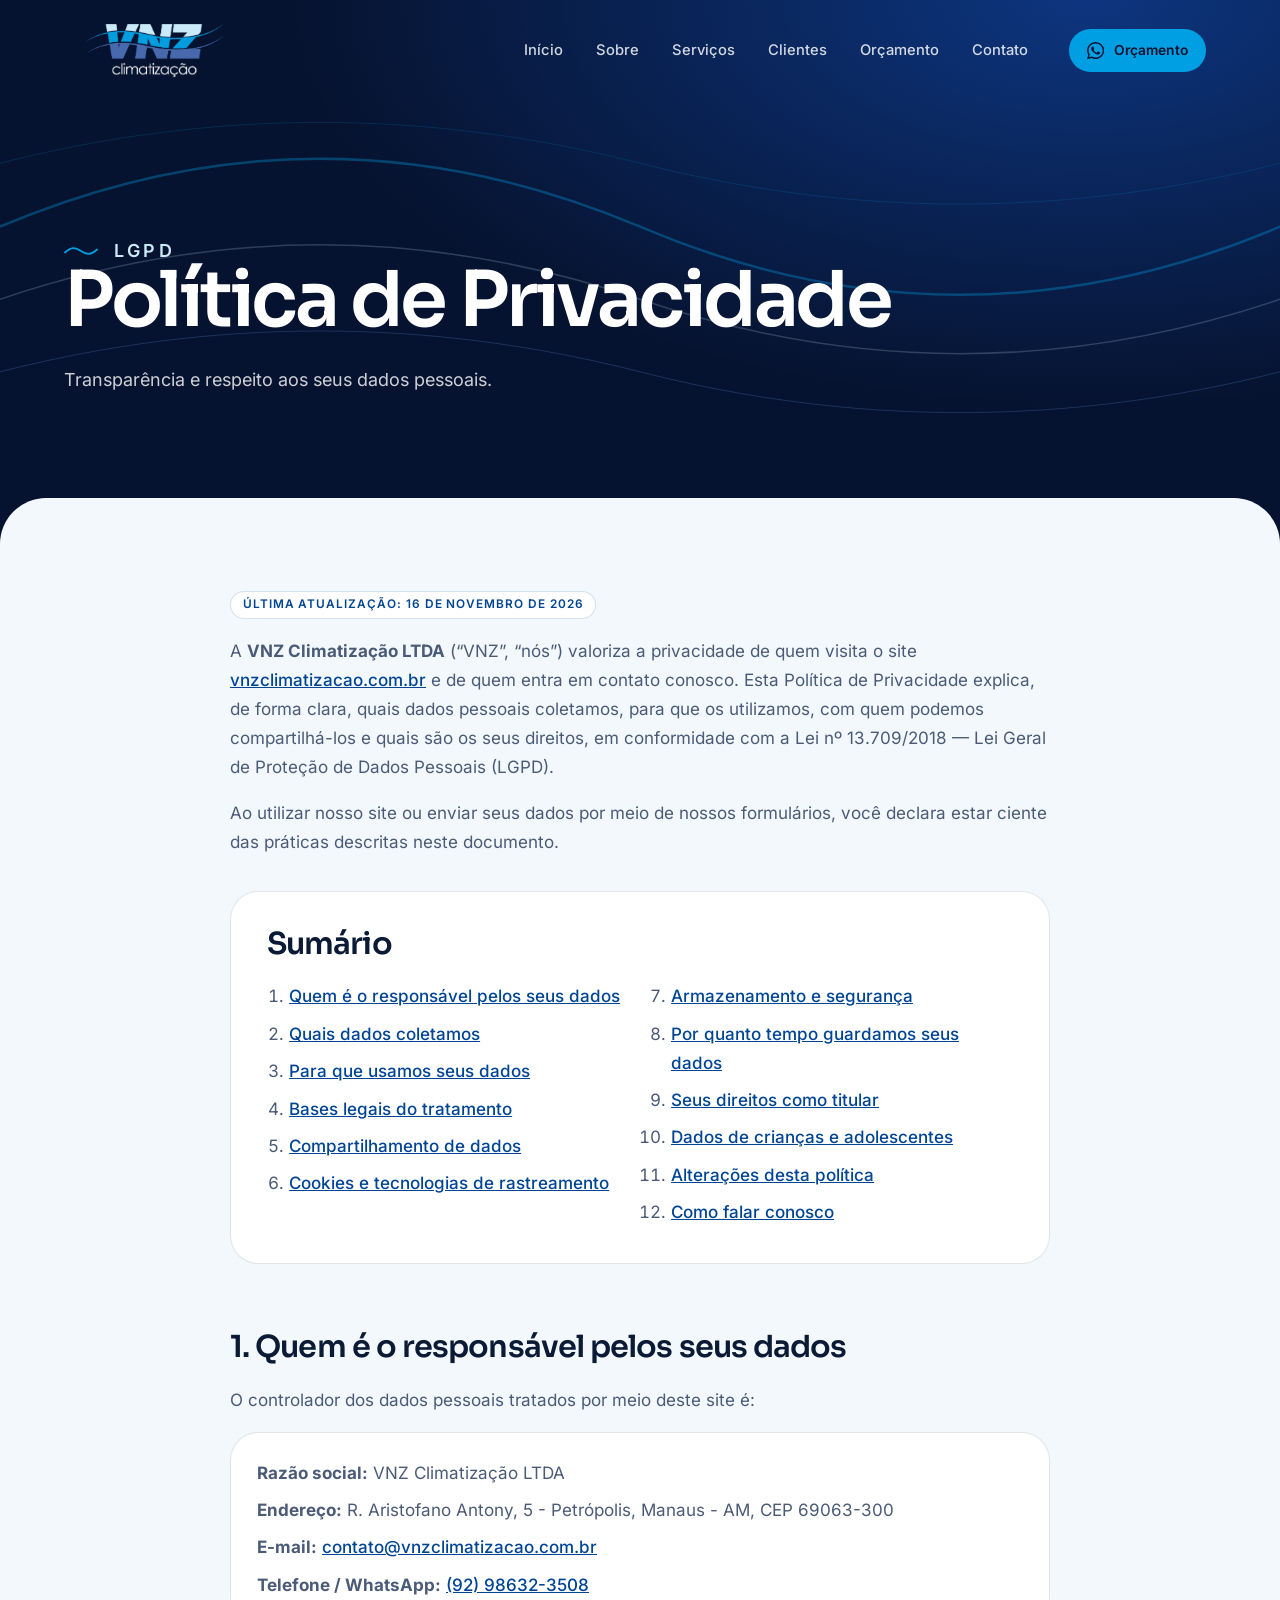
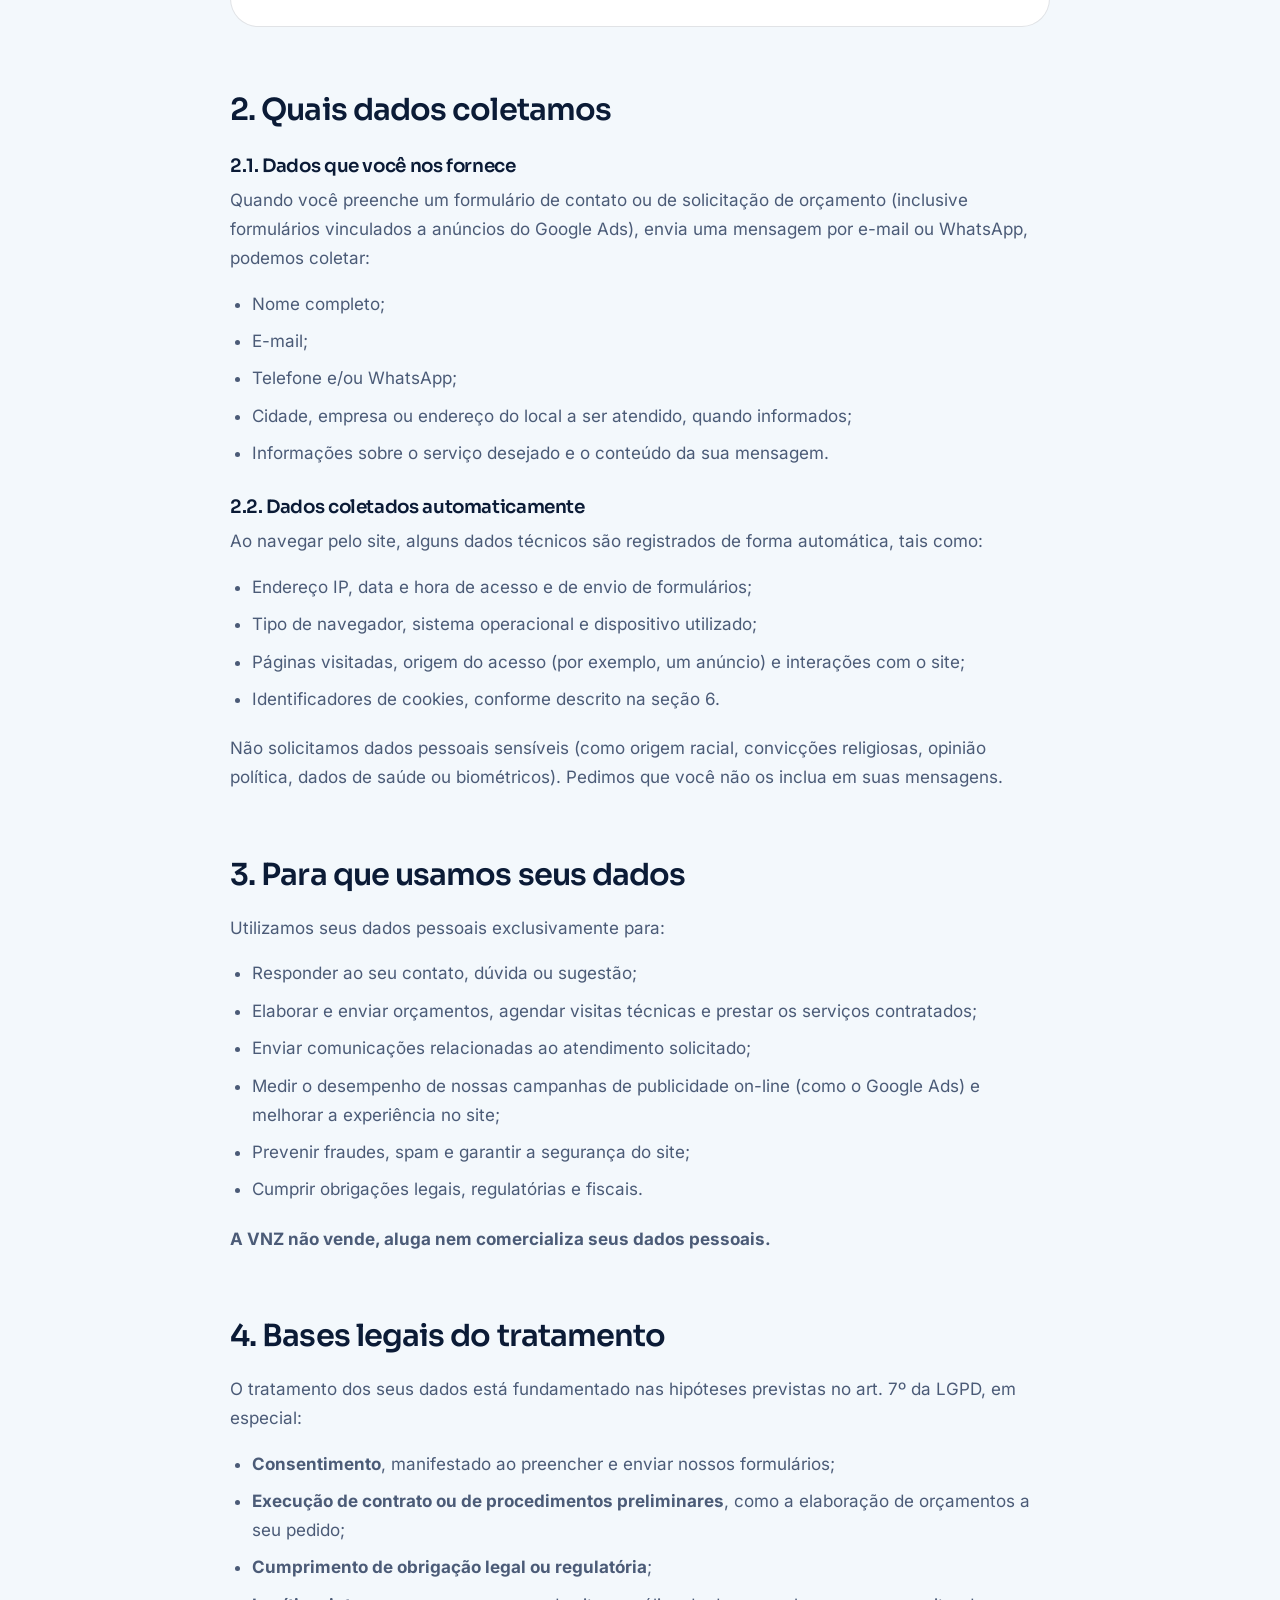
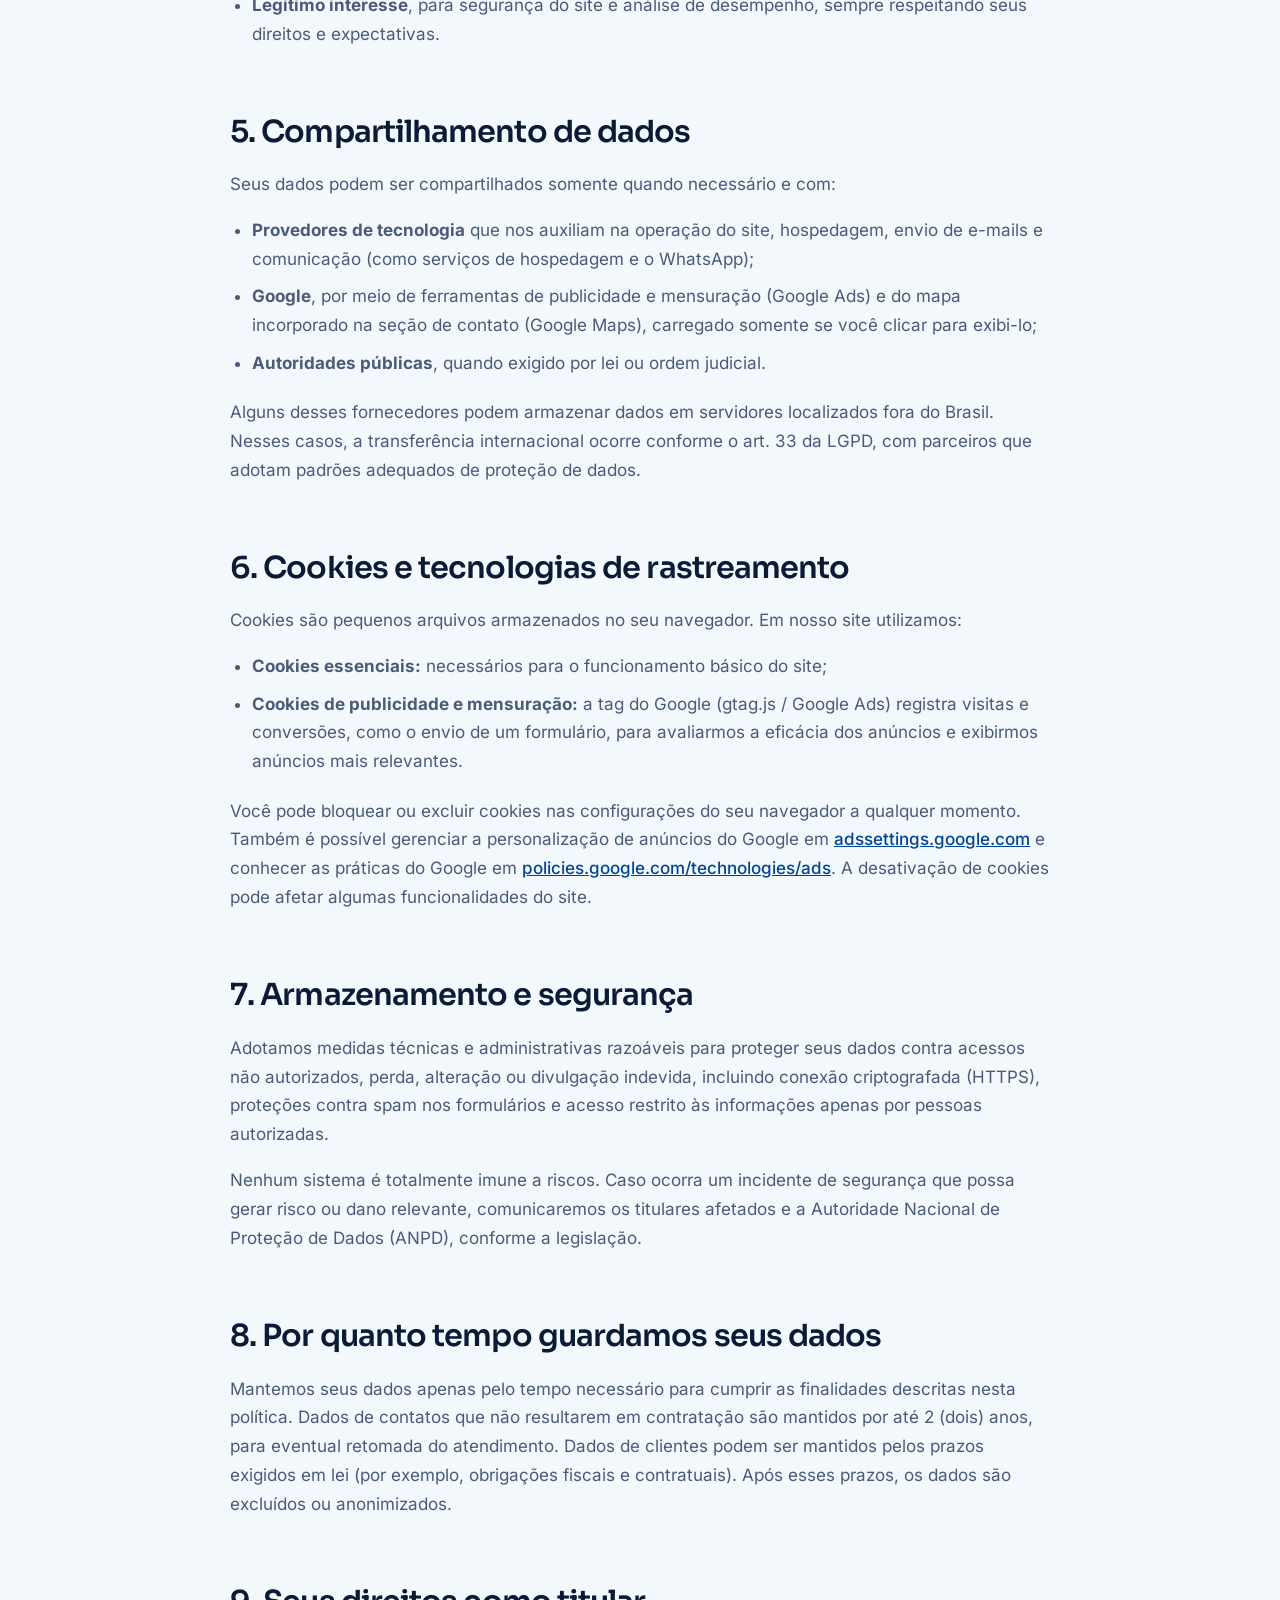
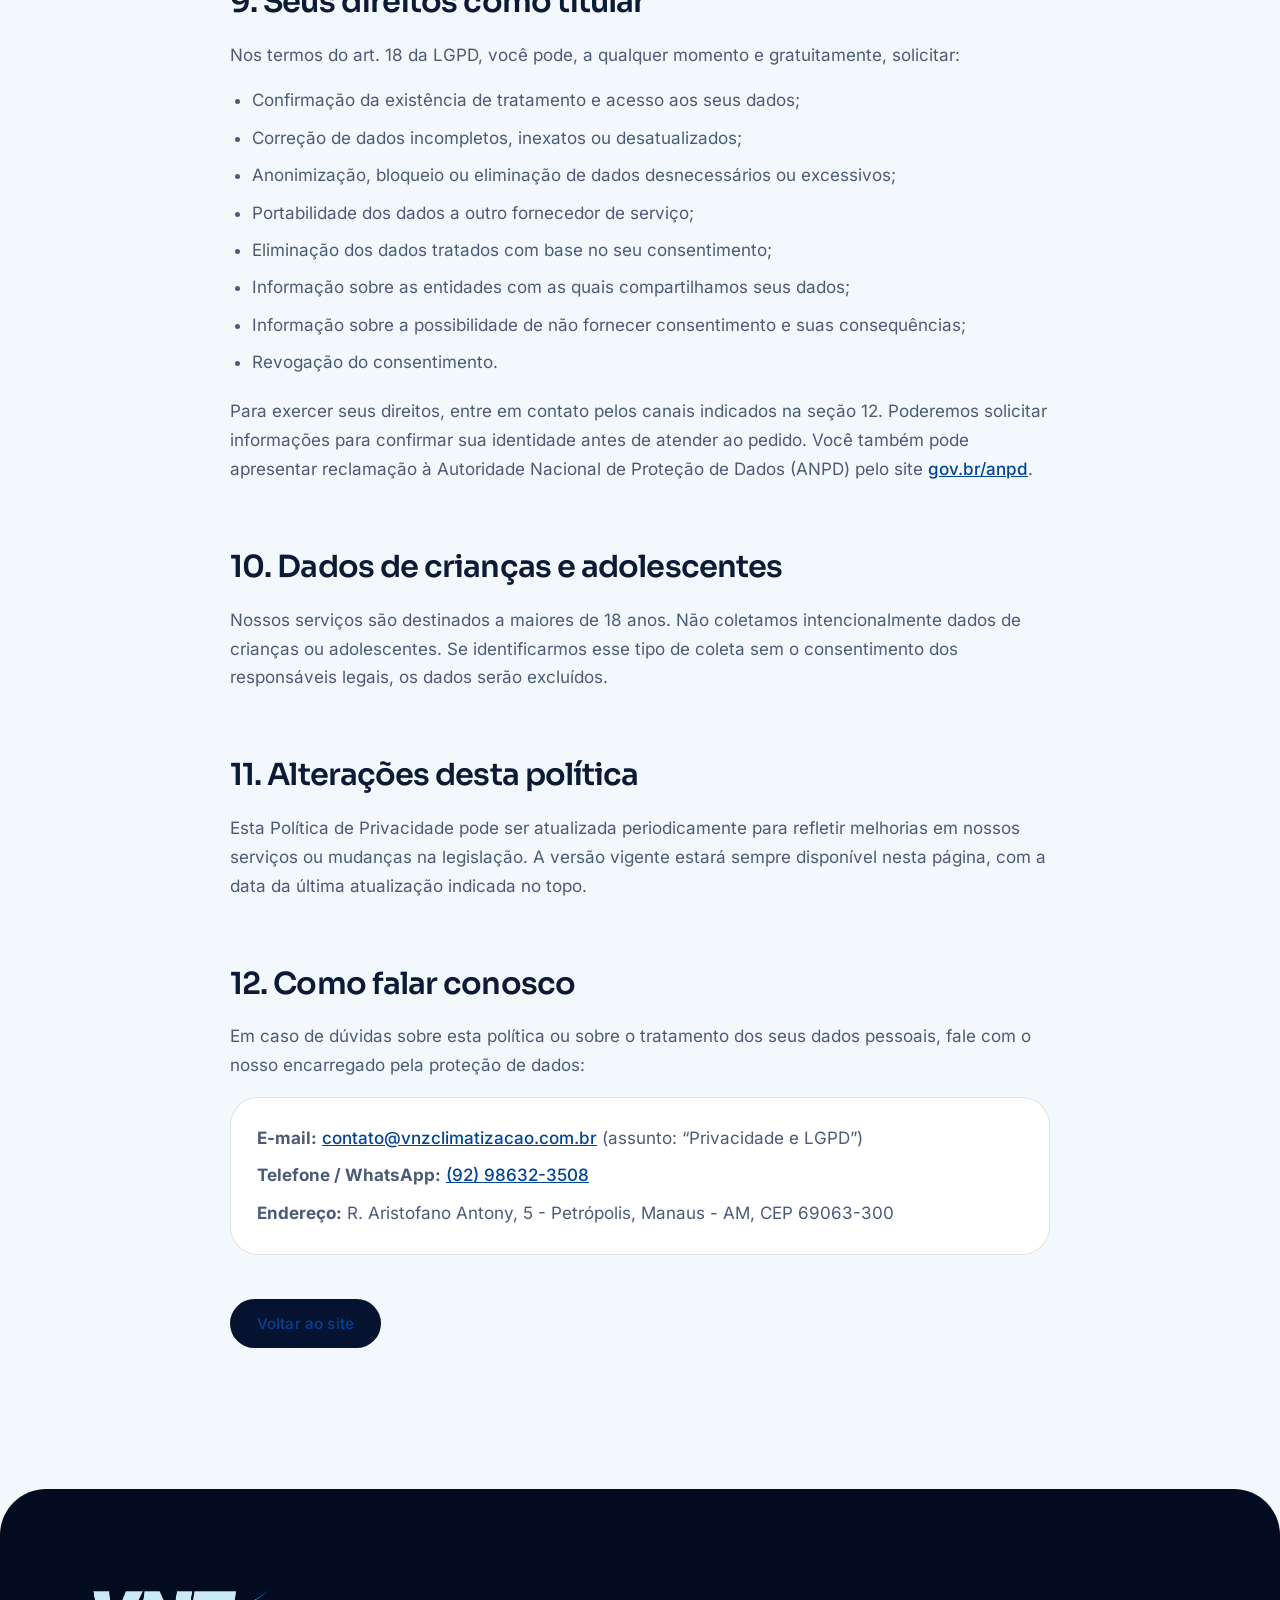
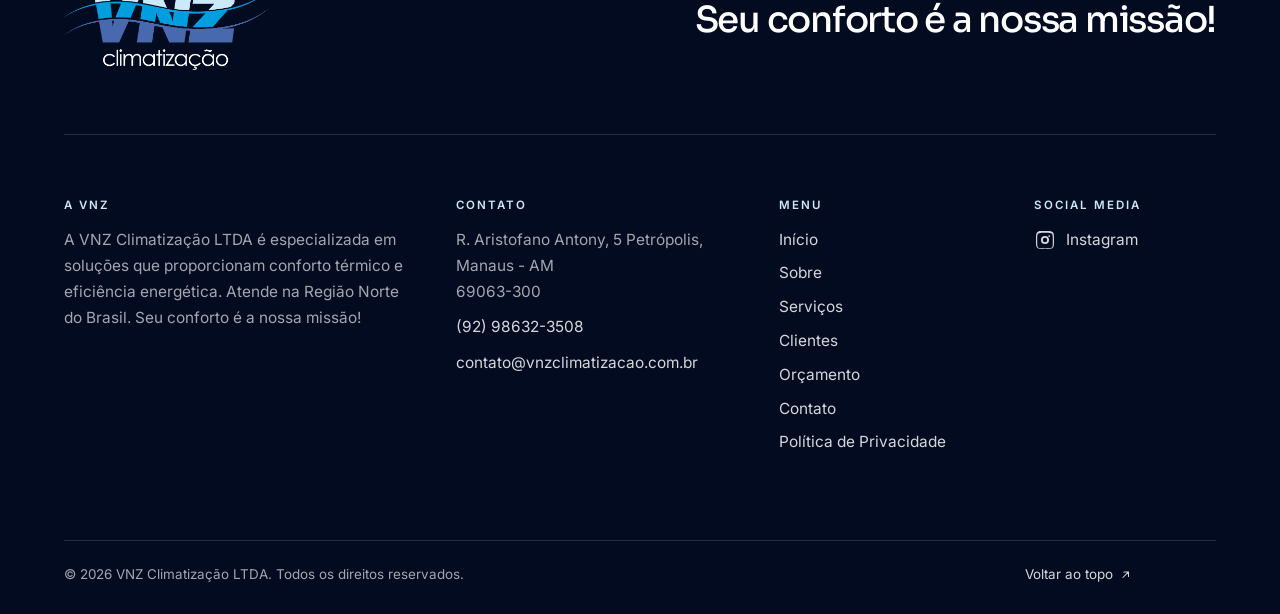
<file: politica-de-privacidade.html>
<!DOCTYPE html>
<html lang="pt-BR">
<head>
<!-- Google tag (gtag.js) -->
<script async src="https://www.googletagmanager.com/gtag/js?id=AW-18554517901"></script>
<script>
  window.dataLayer = window.dataLayer || [];
  function gtag(){dataLayer.push(arguments);}
  gtag('js', new Date());

  gtag('config', 'AW-18554517901');
</script>
  <meta charset="UTF-8">
  <meta name="viewport" content="width=device-width, initial-scale=1">

  <!-- SEO -->
  <title>Política de Privacidade | VNZ Climatização</title>
  <meta name="description" content="Saiba como a VNZ Climatização coleta, utiliza, armazena e protege seus dados pessoais, em conformidade com a Lei Geral de Proteção de Dados (LGPD).">
  <link rel="canonical" href="https://vnzclimatizacao.com.br/politica-de-privacidade.html">
  <meta name="robots" content="index, follow">
  <meta name="author" content="VNZ Climatização LTDA">
  <meta name="theme-color" content="#061330">

  <!-- Open Graph -->
  <meta property="og:type" content="website">
  <meta property="og:locale" content="pt_BR">
  <meta property="og:site_name" content="VNZ Climatização">
  <meta property="og:title" content="Política de Privacidade | VNZ Climatização">
  <meta property="og:description" content="Como a VNZ Climatização trata e protege seus dados pessoais, conforme a LGPD.">
  <meta property="og:url" content="https://vnzclimatizacao.com.br/politica-de-privacidade.html">
  <meta property="og:image" content="https://vnzclimatizacao.com.br/img/hero-vrf.jpg">

  <!-- Favicon -->
  <link rel="icon" type="image/png" sizes="32x32" href="img/favicon-32.png">
  <link rel="icon" type="image/png" sizes="96x96" href="img/favicon-96.png">
  <link rel="apple-touch-icon" sizes="152x152" href="img/favicon-152.png">

  <script>
  (function (r) {
    r.classList.add('js');
    if (window.matchMedia && matchMedia('(prefers-reduced-motion: reduce)').matches) return;
    r.classList.add('movimento');
    setTimeout(function () { if (!window.__vnzPronto) r.classList.remove('movimento'); }, 3500);
  })(document.documentElement);
  </script>

  <!-- Fontes (hospedadas no próprio site) -->
  <link rel="preload" href="fonts/sora-latin.woff2" as="font" type="font/woff2" crossorigin>
  <link rel="preload" href="fonts/inter-latin.woff2" as="font" type="font/woff2" crossorigin>

  <!-- Estilos -->
  <link rel="stylesheet" href="css/style.css?v=3.0.0">
</head>
<body>

  <svg class="so-leitor" aria-hidden="true" focusable="false" width="0" height="0">
    <symbol id="i-whats" viewBox="0 0 24 24"><path fill="currentColor" d="M17.472 14.382c-.297-.149-1.758-.867-2.03-.967-.273-.099-.471-.148-.67.15-.197.297-.767.966-.94 1.164-.173.199-.347.223-.644.075-.297-.15-1.255-.463-2.39-1.475-.883-.788-1.48-1.761-1.653-2.059-.173-.297-.018-.458.13-.606.134-.133.298-.347.446-.52.149-.174.198-.298.298-.497.099-.198.05-.371-.025-.52-.075-.149-.669-1.612-.916-2.207-.242-.579-.487-.5-.669-.51-.173-.008-.371-.01-.57-.01-.198 0-.52.074-.792.372-.272.297-1.04 1.016-1.04 2.479 0 1.462 1.065 2.875 1.213 3.074.149.198 2.096 3.2 5.077 4.487.709.306 1.262.489 1.694.625.712.227 1.36.195 1.871.118.571-.085 1.758-.719 2.006-1.413.248-.694.248-1.289.173-1.413-.074-.124-.272-.198-.57-.347m-5.421 7.403h-.004a9.87 9.87 0 01-5.031-1.378l-.361-.214-3.741.982.998-3.648-.235-.374a9.86 9.86 0 01-1.51-5.26c.001-5.45 4.436-9.884 9.888-9.884 2.64 0 5.122 1.03 6.988 2.898a9.825 9.825 0 012.893 6.994c-.003 5.45-4.437 9.884-9.885 9.884m8.413-18.297A11.815 11.815 0 0012.05 0C5.495 0 .16 5.335.157 11.892c0 2.096.547 4.142 1.588 5.945L.057 24l6.305-1.654a11.882 11.882 0 005.683 1.448h.005c6.554 0 11.89-5.335 11.893-11.893a11.821 11.821 0 00-3.48-8.413z"/></symbol>
    <symbol id="i-seta" viewBox="0 0 24 24"><path fill="none" stroke="currentColor" stroke-width="1.8" stroke-linecap="round" stroke-linejoin="round" d="M7 17 17 7M9 7h8v8"/></symbol>
    <symbol id="i-insta" viewBox="0 0 24 24"><path fill="currentColor" d="M12 2.2c3.2 0 3.6 0 4.8.1 1.2.1 1.8.2 2.2.4.6.2 1 .5 1.4.9.4.4.7.8.9 1.4.2.4.4 1 .4 2.2.1 1.2.1 1.6.1 4.8s0 3.6-.1 4.8c-.1 1.2-.2 1.8-.4 2.2-.2.6-.5 1-.9 1.4-.4.4-.8.7-1.4.9-.4.2-1 .4-2.2.4-1.2.1-1.6.1-4.8.1s-3.6 0-4.8-.1c-1.2-.1-1.8-.2-2.2-.4-.6-.2-1-.5-1.4-.9-.4-.4-.7-.8-.9-1.4-.2-.4-.4-1-.4-2.2-.1-1.2-.1-1.6-.1-4.8s0-3.6.1-4.8c.1-1.2.2-1.8.4-2.2.2-.6.5-1 .9-1.4.4-.4.8-.7 1.4-.9.4-.2 1-.4 2.2-.4 1.2-.1 1.6-.1 4.8-.1zm0 2c-3.1 0-3.5 0-4.7.1-1.1.1-1.5.2-1.8.3-.4.2-.7.3-1 .6-.3.3-.5.6-.6 1-.1.3-.3.7-.3 1.8-.1 1.2-.1 1.6-.1 4.7s0 3.5.1 4.7c.1 1.1.2 1.5.3 1.8.2.4.3.7.6 1 .3.3.6.5 1 .6.3.1.7.3 1.8.3 1.2.1 1.6.1 4.7.1s3.5 0 4.7-.1c1.1-.1 1.5-.2 1.8-.3.4-.2.7-.3 1-.6.3-.3.5-.6.6-1 .1-.3.3-.7.3-1.8.1-1.2.1-1.6.1-4.7s0-3.5-.1-4.7c-.1-1.1-.2-1.5-.3-1.8-.2-.4-.3-.7-.6-1-.3-.3-.6-.5-1-.6-.3-.1-.7-.3-1.8-.3-1.2-.1-1.6-.1-4.7-.1zm0 3.4a4.4 4.4 0 1 1 0 8.8 4.4 4.4 0 0 1 0-8.8zm0 2a2.4 2.4 0 1 0 0 4.8 2.4 2.4 0 0 0 0-4.8zm4.6-2.9a1 1 0 1 1 0 2 1 1 0 0 1 0-2z"/></symbol>
    <symbol id="i-pino" viewBox="0 0 24 24"><g fill="none" stroke="currentColor" stroke-width="1.6" stroke-linecap="round" stroke-linejoin="round"><path d="M12 21s-6.5-5.6-6.5-11a6.5 6.5 0 1 1 13 0c0 5.4-6.5 11-6.5 11z"/><circle cx="12" cy="10" r="2.4"/></g></symbol>
    <symbol id="i-fone" viewBox="0 0 24 24"><path fill="none" stroke="currentColor" stroke-width="1.6" stroke-linecap="round" stroke-linejoin="round" d="M6.6 3.5h2.7l1.4 4-1.9 1.4a11 11 0 0 0 6.3 6.3l1.4-1.9 4 1.4v2.7a2 2 0 0 1-2.2 2A16.5 16.5 0 0 1 4.6 5.7a2 2 0 0 1 2-2.2z"/></symbol>
    <symbol id="i-email" viewBox="0 0 24 24"><g fill="none" stroke="currentColor" stroke-width="1.6" stroke-linecap="round" stroke-linejoin="round"><rect x="3" y="5" width="18" height="14" rx="2"/><path d="m3.5 7 8.5 6 8.5-6"/></g></symbol>
    <symbol id="i-relogio" viewBox="0 0 24 24"><g fill="none" stroke="currentColor" stroke-width="1.6" stroke-linecap="round" stroke-linejoin="round"><circle cx="12" cy="12" r="9"/><path d="M12 7v5l3 2"/></g></symbol>
  </svg>

  <a class="pular-conteudo" href="#conteudo">Ir para o conteúdo principal</a>

  <!-- ===================== CABEÇALHO ===================== -->
  <header class="cabecalho" data-sobre="escuro">
    <div class="cabecalho-barra">
      <a class="logo" href="index.html#inicio" aria-label="VNZ Climatização - Início">
        <img class="logo-claro" src="img/logo-claro.png" alt="Logotipo da VNZ Climatização" width="786" height="303">
        <img class="logo-positivo" src="img/logo-positivo.png" alt="" aria-hidden="true" width="770" height="297">
      </a>
      <nav class="menu" id="menu-principal" aria-label="Menu principal">
        <ul>
          <li><a href="index.html#inicio">Início</a></li>
          <li><a href="index.html#sobre">Sobre</a></li>
          <li><a href="index.html#servicos">Serviços</a></li>
          <li><a href="index.html#clientes">Clientes</a></li>
          <li><a href="index.html#orcamento">Orçamento</a></li>
          <li><a href="index.html#contato">Contato</a></li>
        </ul>
        <div class="menu-extra">
          <a class="btn btn-primario" href="https://wa.me/5592986323508?text=Ol%C3%A1!%20Vim%20pelo%20site%20e%20gostaria%20de%20solicitar%20um%20or%C3%A7amento%20de%20climatiza%C3%A7%C3%A3o." target="_blank" rel="noopener">
            <svg class="icone" aria-hidden="true"><use href="#i-whats"/></svg>Falar no WhatsApp
          </a>
          <a class="menu-extra-email" href="mailto:contato@vnzclimatizacao.com.br">contato@vnzclimatizacao.com.br</a>
        </div>
      </nav>
      <a class="btn btn-pequeno cabecalho-cta" href="https://wa.me/5592986323508?text=Ol%C3%A1!%20Vim%20pelo%20site%20e%20gostaria%20de%20solicitar%20um%20or%C3%A7amento%20de%20climatiza%C3%A7%C3%A3o." target="_blank" rel="noopener">
        <svg class="icone" aria-hidden="true"><use href="#i-whats"/></svg><span>Orçamento</span>
      </a>
      <button class="menu-botao" type="button" aria-label="Abrir menu" aria-expanded="false" aria-controls="menu-principal">
        <span></span><span></span>
      </button>
    </div>
  </header>
  <div class="progresso" aria-hidden="true"><i></i></div>

  <main id="conteudo">

    <!-- ===================== TÍTULO DA PÁGINA ===================== -->
    <section class="heroi-interno" id="topo" data-tema="escuro">
      <div class="ondas" aria-hidden="true">
        <svg viewBox="0 0 1440 600" preserveAspectRatio="none">
          <g fill="none" stroke-linecap="round">
            <path class="onda onda-1" stroke-width="2.5" d="M-1440 250C-1200 150-960 150-720 250S-240 350 0 250 480 150 720 250 1200 350 1440 250 1920 150 2160 250 2640 350 2880 250"/>
            <path class="onda onda-2" stroke-width="1.5" d="M-1440 330C-1200 250-960 250-720 330S-240 410 0 330 480 250 720 330 1200 410 1440 330 1920 250 2160 330 2640 410 2880 330"/>
            <path class="onda onda-3" stroke-width="1" d="M-1440 410C-1200 350-960 350-720 410S-240 470 0 410 480 350 720 410 1200 470 1440 410 1920 350 2160 410 2640 470 2880 410"/>
            <path class="onda onda-4" stroke-width="1" d="M-1440 180C-1200 120-960 120-720 180S-240 240 0 180 480 120 720 180 1200 240 1440 180 1920 120 2160 180 2640 240 2880 180"/>
          </g>
        </svg>
      </div>
      <div class="container">
        <p class="sobretitulo sobretitulo-claro">LGPD</p>
        <h1>Política de Privacidade</h1>
        <p>Transparência e respeito aos seus dados pessoais.</p>
      </div>
    </section>

    <!-- ===================== CONTEÚDO DA POLÍTICA ===================== -->
    <section class="politica" data-tema="claro">
      <div class="container">
        <article class="politica-corpo">

          <p class="politica-atualizacao">Última atualização: 16 de novembro de 2026</p>

          <p>A <strong>VNZ Climatização LTDA</strong> (“VNZ”, “nós”) valoriza a privacidade de quem visita o site <a href="https://vnzclimatizacao.com.br/">vnzclimatizacao.com.br</a> e de quem entra em contato conosco. Esta Política de Privacidade explica, de forma clara, quais dados pessoais coletamos, para que os utilizamos, com quem podemos compartilhá-los e quais são os seus direitos, em conformidade com a Lei nº 13.709/2018 — Lei Geral de Proteção de Dados Pessoais (LGPD).</p>
          <p>Ao utilizar nosso site ou enviar seus dados por meio de nossos formulários, você declara estar ciente das práticas descritas neste documento.</p>

          <nav class="sumario" aria-label="Sumário da política">
            <h2>Sumário</h2>
            <ol>
              <li><a href="#controlador">Quem é o responsável pelos seus dados</a></li>
              <li><a href="#dados-coletados">Quais dados coletamos</a></li>
              <li><a href="#finalidades">Para que usamos seus dados</a></li>
              <li><a href="#bases-legais">Bases legais do tratamento</a></li>
              <li><a href="#compartilhamento">Compartilhamento de dados</a></li>
              <li><a href="#cookies">Cookies e tecnologias de rastreamento</a></li>
              <li><a href="#armazenamento">Armazenamento e segurança</a></li>
              <li><a href="#retencao">Por quanto tempo guardamos seus dados</a></li>
              <li><a href="#direitos">Seus direitos como titular</a></li>
              <li><a href="#menores">Dados de crianças e adolescentes</a></li>
              <li><a href="#alteracoes">Alterações desta política</a></li>
              <li><a href="#contato-dpo">Como falar conosco</a></li>
            </ol>
          </nav>

          <section id="controlador">
            <h2>1. Quem é o responsável pelos seus dados</h2>
            <p>O controlador dos dados pessoais tratados por meio deste site é:</p>
            <ul class="politica-dados">
              <li><strong>Razão social:</strong> VNZ Climatização LTDA</li>
              <li><strong>Endereço:</strong> R. Aristofano Antony, 5 - Petrópolis, Manaus - AM, CEP 69063-300</li>
              <li><strong>E-mail:</strong> <a href="mailto:contato@vnzclimatizacao.com.br">contato@vnzclimatizacao.com.br</a></li>
              <li><strong>Telefone / WhatsApp:</strong> <a href="https://wa.me/5592986323508" target="_blank" rel="noopener">(92) 98632-3508</a></li>
            </ul>
          </section>

          <section id="dados-coletados">
            <h2>2. Quais dados coletamos</h2>
            <h3>2.1. Dados que você nos fornece</h3>
            <p>Quando você preenche um formulário de contato ou de solicitação de orçamento (inclusive formulários vinculados a anúncios do Google Ads), envia uma mensagem por e-mail ou WhatsApp, podemos coletar:</p>
            <ul>
              <li>Nome completo;</li>
              <li>E-mail;</li>
              <li>Telefone e/ou WhatsApp;</li>
              <li>Cidade, empresa ou endereço do local a ser atendido, quando informados;</li>
              <li>Informações sobre o serviço desejado e o conteúdo da sua mensagem.</li>
            </ul>
            <h3>2.2. Dados coletados automaticamente</h3>
            <p>Ao navegar pelo site, alguns dados técnicos são registrados de forma automática, tais como:</p>
            <ul>
              <li>Endereço IP, data e hora de acesso e de envio de formulários;</li>
              <li>Tipo de navegador, sistema operacional e dispositivo utilizado;</li>
              <li>Páginas visitadas, origem do acesso (por exemplo, um anúncio) e interações com o site;</li>
              <li>Identificadores de cookies, conforme descrito na seção 6.</li>
            </ul>
            <p>Não solicitamos dados pessoais sensíveis (como origem racial, convicções religiosas, opinião política, dados de saúde ou biométricos). Pedimos que você não os inclua em suas mensagens.</p>
          </section>

          <section id="finalidades">
            <h2>3. Para que usamos seus dados</h2>
            <p>Utilizamos seus dados pessoais exclusivamente para:</p>
            <ul>
              <li>Responder ao seu contato, dúvida ou sugestão;</li>
              <li>Elaborar e enviar orçamentos, agendar visitas técnicas e prestar os serviços contratados;</li>
              <li>Enviar comunicações relacionadas ao atendimento solicitado;</li>
              <li>Medir o desempenho de nossas campanhas de publicidade on-line (como o Google Ads) e melhorar a experiência no site;</li>
              <li>Prevenir fraudes, spam e garantir a segurança do site;</li>
              <li>Cumprir obrigações legais, regulatórias e fiscais.</li>
            </ul>
            <p><strong>A VNZ não vende, aluga nem comercializa seus dados pessoais.</strong></p>
          </section>

          <section id="bases-legais">
            <h2>4. Bases legais do tratamento</h2>
            <p>O tratamento dos seus dados está fundamentado nas hipóteses previstas no art. 7º da LGPD, em especial:</p>
            <ul>
              <li><strong>Consentimento</strong>, manifestado ao preencher e enviar nossos formulários;</li>
              <li><strong>Execução de contrato ou de procedimentos preliminares</strong>, como a elaboração de orçamentos a seu pedido;</li>
              <li><strong>Cumprimento de obrigação legal ou regulatória</strong>;</li>
              <li><strong>Legítimo interesse</strong>, para segurança do site e análise de desempenho, sempre respeitando seus direitos e expectativas.</li>
            </ul>
          </section>

          <section id="compartilhamento">
            <h2>5. Compartilhamento de dados</h2>
            <p>Seus dados podem ser compartilhados somente quando necessário e com:</p>
            <ul>
              <li><strong>Provedores de tecnologia</strong> que nos auxiliam na operação do site, hospedagem, envio de e-mails e comunicação (como serviços de hospedagem e o WhatsApp);</li>
              <li><strong>Google</strong>, por meio de ferramentas de publicidade e mensuração (Google Ads) e do mapa incorporado na seção de contato (Google Maps), carregado somente se você clicar para exibi-lo;</li>
              <li><strong>Autoridades públicas</strong>, quando exigido por lei ou ordem judicial.</li>
            </ul>
            <p>Alguns desses fornecedores podem armazenar dados em servidores localizados fora do Brasil. Nesses casos, a transferência internacional ocorre conforme o art. 33 da LGPD, com parceiros que adotam padrões adequados de proteção de dados.</p>
          </section>

          <section id="cookies">
            <h2>6. Cookies e tecnologias de rastreamento</h2>
            <p>Cookies são pequenos arquivos armazenados no seu navegador. Em nosso site utilizamos:</p>
            <ul>
              <li><strong>Cookies essenciais:</strong> necessários para o funcionamento básico do site;</li>
              <li><strong>Cookies de publicidade e mensuração:</strong> a tag do Google (gtag.js / Google Ads) registra visitas e conversões, como o envio de um formulário, para avaliarmos a eficácia dos anúncios e exibirmos anúncios mais relevantes.</li>
            </ul>
            <p>Você pode bloquear ou excluir cookies nas configurações do seu navegador a qualquer momento. Também é possível gerenciar a personalização de anúncios do Google em <a href="https://adssettings.google.com/" target="_blank" rel="noopener">adssettings.google.com</a> e conhecer as práticas do Google em <a href="https://policies.google.com/technologies/ads?hl=pt-BR" target="_blank" rel="noopener">policies.google.com/technologies/ads</a>. A desativação de cookies pode afetar algumas funcionalidades do site.</p>
          </section>

          <section id="armazenamento">
            <h2>7. Armazenamento e segurança</h2>
            <p>Adotamos medidas técnicas e administrativas razoáveis para proteger seus dados contra acessos não autorizados, perda, alteração ou divulgação indevida, incluindo conexão criptografada (HTTPS), proteções contra spam nos formulários e acesso restrito às informações apenas por pessoas autorizadas.</p>
            <p>Nenhum sistema é totalmente imune a riscos. Caso ocorra um incidente de segurança que possa gerar risco ou dano relevante, comunicaremos os titulares afetados e a Autoridade Nacional de Proteção de Dados (ANPD), conforme a legislação.</p>
          </section>

          <section id="retencao">
            <h2>8. Por quanto tempo guardamos seus dados</h2>
            <p>Mantemos seus dados apenas pelo tempo necessário para cumprir as finalidades descritas nesta política. Dados de contatos que não resultarem em contratação são mantidos por até 2 (dois) anos, para eventual retomada do atendimento. Dados de clientes podem ser mantidos pelos prazos exigidos em lei (por exemplo, obrigações fiscais e contratuais). Após esses prazos, os dados são excluídos ou anonimizados.</p>
          </section>

          <section id="direitos">
            <h2>9. Seus direitos como titular</h2>
            <p>Nos termos do art. 18 da LGPD, você pode, a qualquer momento e gratuitamente, solicitar:</p>
            <ul>
              <li>Confirmação da existência de tratamento e acesso aos seus dados;</li>
              <li>Correção de dados incompletos, inexatos ou desatualizados;</li>
              <li>Anonimização, bloqueio ou eliminação de dados desnecessários ou excessivos;</li>
              <li>Portabilidade dos dados a outro fornecedor de serviço;</li>
              <li>Eliminação dos dados tratados com base no seu consentimento;</li>
              <li>Informação sobre as entidades com as quais compartilhamos seus dados;</li>
              <li>Informação sobre a possibilidade de não fornecer consentimento e suas consequências;</li>
              <li>Revogação do consentimento.</li>
            </ul>
            <p>Para exercer seus direitos, entre em contato pelos canais indicados na seção 12. Poderemos solicitar informações para confirmar sua identidade antes de atender ao pedido. Você também pode apresentar reclamação à Autoridade Nacional de Proteção de Dados (ANPD) pelo site <a href="https://www.gov.br/anpd" target="_blank" rel="noopener">gov.br/anpd</a>.</p>
          </section>

          <section id="menores">
            <h2>10. Dados de crianças e adolescentes</h2>
            <p>Nossos serviços são destinados a maiores de 18 anos. Não coletamos intencionalmente dados de crianças ou adolescentes. Se identificarmos esse tipo de coleta sem o consentimento dos responsáveis legais, os dados serão excluídos.</p>
          </section>

          <section id="alteracoes">
            <h2>11. Alterações desta política</h2>
            <p>Esta Política de Privacidade pode ser atualizada periodicamente para refletir melhorias em nossos serviços ou mudanças na legislação. A versão vigente estará sempre disponível nesta página, com a data da última atualização indicada no topo.</p>
          </section>

          <section id="contato-dpo">
            <h2>12. Como falar conosco</h2>
            <p>Em caso de dúvidas sobre esta política ou sobre o tratamento dos seus dados pessoais, fale com o nosso encarregado pela proteção de dados:</p>
            <ul class="politica-dados">
              <li><strong>E-mail:</strong> <a href="mailto:contato@vnzclimatizacao.com.br?subject=Privacidade%20e%20LGPD">contato@vnzclimatizacao.com.br</a> (assunto: “Privacidade e LGPD”)</li>
              <li><strong>Telefone / WhatsApp:</strong> <a href="https://wa.me/5592986323508" target="_blank" rel="noopener">(92) 98632-3508</a></li>
              <li><strong>Endereço:</strong> R. Aristofano Antony, 5 - Petrópolis, Manaus - AM, CEP 69063-300</li>
            </ul>
          </section>

          <p class="politica-voltar"><a class="btn btn-escuro" href="index.html">Voltar ao site</a></p>

        </article>
      </div>
    </section>

  </main>

  <!-- ===================== RODAPÉ ===================== -->
  <footer class="rodape" data-tema="escuro">
    <div class="container">
      <div class="rodape-topo">
        <img src="img/logo-claro.png" alt="VNZ Climatização" width="786" height="303" loading="lazy" decoding="async">
        <p class="rodape-lema">Seu conforto é a nossa missão!</p>
      </div>
      <div class="rodape-grade">
        <div>
          <h3>A VNZ</h3>
          <p>A VNZ Climatização LTDA é especializada em soluções que proporcionam conforto térmico e eficiência energética. Atende na Região Norte do Brasil. Seu conforto é a nossa missão!</p>
        </div>
        <div>
          <h3>Contato</h3>
          <p>R. Aristofano Antony, 5 Petrópolis, Manaus - AM<br>69063-300</p>
          <p><a href="https://wa.me/5592986323508" target="_blank" rel="noopener">(92) 98632-3508</a></p>
          <p><a href="mailto:contato@vnzclimatizacao.com.br">contato@vnzclimatizacao.com.br</a></p>
        </div>
        <nav aria-label="Menu do rodapé">
          <h3>Menu</h3>
          <ul>
            <li><a href="index.html#inicio">Início</a></li>
            <li><a href="index.html#sobre">Sobre</a></li>
            <li><a href="index.html#servicos">Serviços</a></li>
            <li><a href="index.html#clientes">Clientes</a></li>
            <li><a href="index.html#orcamento">Orçamento</a></li>
            <li><a href="index.html#contato">Contato</a></li>
            <li><a href="politica-de-privacidade.html" aria-current="page">Política de Privacidade</a></li>
          </ul>
        </nav>
        <div class="rodape-social">
          <h3>Social media</h3>
          <a href="https://www.instagram.com/vnzclimatizacao" target="_blank" rel="noopener">
            <svg class="icone" aria-hidden="true"><use href="#i-insta"/></svg>
            Instagram
          </a>
        </div>
      </div>
      <div class="rodape-creditos">
        <p>&copy; <span id="ano-atual">2026</span> VNZ Climatização LTDA. Todos os direitos reservados.</p>
        <a href="#topo" class="rodape-topo-link">Voltar ao topo<svg class="icone" aria-hidden="true"><use href="#i-seta"/></svg></a>
      </div>
    </div>
  </footer>

  <a class="whats-flutuante" href="https://wa.me/5592986323508" target="_blank" rel="noopener" aria-label="Conversar com a VNZ Climatização no WhatsApp">
    <svg class="icone" aria-hidden="true"><use href="#i-whats"/></svg>
  </a>

  <script src="js/vendor/gsap.min.js?v=3.13.0" defer></script>
  <script src="js/vendor/ScrollTrigger.min.js?v=3.13.0" defer></script>
  <script src="js/vendor/lenis.min.js?v=1.3.4" defer></script>
  <script src="js/main.js?v=3.0.0" defer></script>
</body>
</html>
</file>
<file: css/style.css>
/* ============================================================
   VNZ Climatização — style.css (Site 3.0)
   Conceito: "O ar em movimento" — noite → claro
   Paleta amostrada do logo:
   noite #061330 | marinho #00245A | royal #004494 | ciano #009FE3
   ardósia #4A6AAF | gelo #CDE9F8 | névoa #F3F8FC | âmbar #FF8A3D (só no calor do hero)
   ============================================================ */

@font-face {
  font-family: 'Sora';
  src: url('../fonts/sora-latin.woff2') format('woff2');
  font-weight: 300 800;
  font-style: normal;
  font-display: swap;
}
@font-face {
  font-family: 'Inter';
  src: url('../fonts/inter-latin.woff2') format('woff2');
  font-weight: 300 700;
  font-style: normal;
  font-display: swap;
}

:root {
  --noite: #061330;
  --noite-2: #0c2152;
  --marinho: #00245a;
  --royal: #004494;
  --ciano: #009fe3;
  --ardosia: #4a6aaf;
  --gelo: #cde9f8;
  --nevoa: #f3f8fc;
  --branco: #ffffff;
  --ambar: #ff8a3d;

  --tinta: #0b1b36;
  --tinta-suave: #4b5b77;
  --linha: rgba(11, 27, 54, .12);
  --linha-clara: rgba(255, 255, 255, .14);

  --f-titulo: 'Sora', 'Segoe UI', system-ui, -apple-system, sans-serif;
  --f-texto: 'Inter', 'Segoe UI', system-ui, -apple-system, sans-serif;

  --borda: clamp(20px, 5vw, 72px);
  --raio: clamp(18px, 2.2vw, 30px);
  --raio-g: clamp(26px, 3.6vw, 52px);
  --espaco: clamp(84px, 11vw, 170px);
  --suave: cubic-bezier(.22, 1, .36, 1);
}

/* ---------- Base ---------- */
*, *::before, *::after { box-sizing: border-box; }

html { -webkit-text-size-adjust: 100%; scroll-behavior: smooth; }
html.lenis, html.lenis body { height: auto; }
html.lenis.lenis-smooth { scroll-behavior: auto !important; }
html.lenis.lenis-stopped { overflow: hidden; }

body {
  margin: 0;
  font-family: var(--f-texto);
  font-size: 1.0625rem;
  line-height: 1.7;
  color: var(--tinta-suave);
  background: var(--noite);
  -webkit-font-smoothing: antialiased;
  -moz-osx-font-smoothing: grayscale;
  overflow-x: hidden;
}
@supports (overflow: clip) { body { overflow-x: clip; } }

h1, h2, h3 {
  margin: 0;
  font-family: var(--f-titulo);
  font-weight: 600;
  line-height: 1.1;
  letter-spacing: -.02em;
  color: var(--tinta);
  text-wrap: balance;
}
p { margin: 0 0 1em; }
p:last-child { margin-bottom: 0; }
img, svg { display: block; }
img { max-width: 100%; height: auto; }
picture { display: block; }
a { color: inherit; }
button { font: inherit; }

:focus-visible { outline: 2px solid var(--ciano); outline-offset: 3px; border-radius: 4px; }

.so-leitor { position: absolute; width: 0; height: 0; overflow: hidden; }

.container { width: min(100% - 2 * var(--borda), 1280px); margin-inline: auto; }

.icone { width: 1.2em; height: 1.2em; flex: none; }

.pular-conteudo {
  position: absolute; left: -9999px; top: 8px; z-index: 999;
  background: var(--ciano); color: var(--noite); font-weight: 600;
  padding: .7rem 1.1rem; border-radius: 999px; text-decoration: none;
}
.pular-conteudo:focus { left: 8px; }

/* ---------- Tipografia de apoio ---------- */
.sobretitulo {
  display: flex; align-items: center; gap: .9em;
  margin: 0 0 1.4rem;
  font: 600 .76rem/1.2 var(--f-texto);
  letter-spacing: .2em; text-transform: uppercase;
  color: var(--royal);
}
.sobretitulo::before {
  content: ''; flex: none; width: 34px; height: 10px;
  background: url("data:image/svg+xml,%3Csvg xmlns='http://www.w3.org/2000/svg' viewBox='0 0 34 10'%3E%3Cpath d='M1 6.5C7 1 11 1 17 5s10 4 16-1.5' fill='none' stroke='%23009FE3' stroke-width='1.8' stroke-linecap='round'/%3E%3C/svg%3E") center/contain no-repeat;
}
.sobretitulo-claro { color: var(--gelo); }

.titulo { font-size: clamp(2.2rem, 5.2vw, 4.4rem); line-height: 1.02; letter-spacing: -.04em; }

.cabeca-secao { margin-bottom: clamp(40px, 6vw, 88px); }
.cabeca-secao-linha { display: grid; grid-template-columns: 1fr minmax(0, 26em); gap: 20px 64px; align-items: end; }
.cabeca-secao-apoio { margin: 0; font-size: clamp(1.02rem, 1.3vw, 1.2rem); }

/* Palavras divididas pelo JavaScript */
.palavra { display: inline-block; overflow: hidden; vertical-align: top; padding: .14em .05em .18em; margin: -.14em -.05em -.18em; }
.palavra-i { display: inline-block; will-change: transform; }
.pal { display: inline; }

/* ---------- Botões ---------- */
.btn {
  --btn-fundo: var(--royal);
  --btn-cor: #fff;
  --btn-sobre: var(--ciano);
  --btn-cor-sobre: var(--btn-cor);
  position: relative; isolation: isolate; overflow: hidden;
  display: inline-flex; align-items: center; justify-content: center; gap: .7em;
  padding: 1.05em 1.7em;
  border: 1px solid transparent; border-radius: 999px;
  background: var(--btn-fundo); color: var(--btn-cor);
  font: 600 .95rem/1 var(--f-texto); letter-spacing: .01em;
  text-decoration: none; white-space: nowrap; cursor: pointer;
  transition: color .45s var(--suave), border-color .45s var(--suave);
}
.btn::before {
  content: ''; position: absolute; inset: -1px; z-index: -1;
  background: var(--btn-sobre); border-radius: inherit;
  transform: translateY(102%);
  transition: transform .55s var(--suave);
}
.btn:hover, .btn:focus-visible { color: var(--btn-cor-sobre); }
.btn:hover::before, .btn:focus-visible::before { transform: translateY(0); }
.btn .icone { width: 1.25em; height: 1.25em; }
.btn-primario { --btn-fundo: var(--ciano); --btn-cor: #04122e; --btn-sobre: #fff; }
.btn-escuro { --btn-fundo: var(--noite); --btn-sobre: var(--royal); }
.btn-claro { --btn-fundo: #fff; --btn-cor: var(--noite); --btn-sobre: var(--ciano); }
.btn-contorno { --btn-fundo: transparent; --btn-sobre: #fff; --btn-cor-sobre: var(--noite); border-color: rgba(255, 255, 255, .38); }
.btn-pequeno { padding: .85em 1.25em; font-size: .86rem; }
.btn-grande { padding: 1.35em 2.3em; font-size: 1.05rem; }
.btn-bloco { width: 100%; }
.btn[disabled] { opacity: .65; cursor: progress; }

.link-seta {
  display: inline-flex; align-items: center; gap: .5em;
  padding-bottom: 4px;
  color: var(--gelo); font-weight: 500; text-decoration: none;
  background: linear-gradient(currentColor, currentColor) 0 100% / 100% 1px no-repeat;
  transition: background-size .5s var(--suave), color .3s;
}
.link-seta:hover { color: #fff; background-size: 0 1px; background-position: 100% 100%; }
.link-seta .icone { width: 1em; height: 1em; }

/* ============================================================
   CABEÇALHO
   ============================================================ */
.cabecalho {
  position: fixed; inset: 0 0 auto 0; z-index: 100;
  padding: 14px var(--borda) 0;
  transition: transform .55s var(--suave);
}
.cabecalho.oculto { transform: translateY(-120%); }

.cabecalho-barra {
  position: relative; z-index: 1;
  display: flex; align-items: center; gap: clamp(12px, 2vw, 28px);
  max-width: 1280px; margin-inline: auto;
  padding: 10px 10px 10px 22px;
  border-radius: 999px;
}
/* O vidro fosco fica num pseudo-elemento para não prender o menu mobile dentro da barra */
.cabecalho-barra::before {
  content: ''; position: absolute; inset: 0; z-index: -1;
  border-radius: inherit; border: 1px solid transparent;
  opacity: 0;
  background: rgba(6, 19, 48, .7);
  -webkit-backdrop-filter: blur(16px) saturate(150%);
  backdrop-filter: blur(16px) saturate(150%);
  transition: opacity .4s, background-color .4s, border-color .4s, box-shadow .4s;
}
.cabecalho.rolado .cabecalho-barra::before {
  opacity: 1;
  border-color: rgba(255, 255, 255, .1);
  box-shadow: 0 14px 40px -12px rgba(2, 8, 24, .45);
}
.cabecalho.rolado[data-sobre="claro"] .cabecalho-barra::before {
  background: rgba(255, 255, 255, .8);
  border-color: rgba(11, 27, 54, .08);
  box-shadow: 0 14px 40px -14px rgba(0, 36, 90, .25);
}

.logo { position: relative; flex: none; display: block; width: clamp(112px, 11vw, 138px); aspect-ratio: 786 / 303; }
.logo img { position: absolute; inset: 0; width: 100%; height: 100%; object-fit: contain; transition: opacity .4s; }
.logo-positivo { opacity: 0; }
.cabecalho.rolado[data-sobre="claro"] .logo-claro { opacity: 0; }
.cabecalho.rolado[data-sobre="claro"] .logo-positivo { opacity: 1; }

.menu { margin-left: auto; }
.menu ul { display: flex; gap: 2px; list-style: none; margin: 0; padding: 0; }
.menu ul a {
  display: block; padding: .7em 1.05em; border-radius: 999px;
  font: 500 .92rem/1 var(--f-texto); color: #fff; text-decoration: none;
  opacity: .82;
  transition: opacity .3s, background-color .3s, color .4s;
}
.menu ul a:hover, .menu ul a.ativo { opacity: 1; background: rgba(255, 255, 255, .13); }
.cabecalho.rolado[data-sobre="claro"] .menu ul a { color: var(--tinta); }
.cabecalho.rolado[data-sobre="claro"] .menu ul a:hover,
.cabecalho.rolado[data-sobre="claro"] .menu ul a.ativo { background: rgba(0, 68, 148, .09); }
.menu-extra { display: none; }

.cabecalho-cta { --btn-fundo: var(--ciano); --btn-cor: #04122e; --btn-sobre: #fff; }
.cabecalho.rolado[data-sobre="claro"] .cabecalho-cta { --btn-fundo: var(--noite); --btn-cor: #fff; --btn-sobre: var(--royal); }

.menu-botao {
  display: none; flex: none;
  width: 46px; height: 46px; padding: 0;
  border: 0; border-radius: 50%;
  background: rgba(255, 255, 255, .12); cursor: pointer;
  position: relative;
}
.menu-botao span {
  position: absolute; left: 14px; right: 14px; height: 2px; border-radius: 2px;
  background: #fff;
  transition: transform .45s var(--suave), background-color .4s;
}
.menu-botao span:first-child { top: 18px; }
.menu-botao span:last-child { top: 26px; }
.cabecalho.rolado[data-sobre="claro"] .menu-botao { background: rgba(0, 68, 148, .09); }
.cabecalho.rolado[data-sobre="claro"] .menu-botao span { background: var(--tinta); }

/* Sem JavaScript o cabeçalho não muda de cor: fica só sobre o topo escuro */
html:not(.js) .cabecalho { position: absolute; }
html:not(.js) .menu-botao { display: none; }

.progresso { position: fixed; inset: 0 0 auto 0; z-index: 110; height: 3px; pointer-events: none; }
.progresso i {
  display: block; height: 100%;
  background: linear-gradient(90deg, var(--ciano), var(--gelo));
  transform: scaleX(0); transform-origin: 0 50%;
}

@media (max-width: 1020px) {
  .menu-botao { display: block; }
  .cabecalho-cta { margin-left: auto; padding: 0; width: 46px; height: 46px; }
  .cabecalho-cta span { display: none; }
  .cabecalho-barra { padding: 8px 8px 8px 18px; gap: 8px; }

  .menu {
    position: fixed; inset: 0; z-index: -1; margin: 0;
    display: flex; flex-direction: column; justify-content: center; gap: 36px;
    padding: 110px var(--borda) 36px;
    background: radial-gradient(120% 80% at 100% 0%, #0c2f72 0%, var(--noite) 62%);
    overflow-y: auto;
    visibility: hidden;
    clip-path: inset(0 0 100% 0);
    transition: clip-path .7s var(--suave), visibility 0s .7s;
  }
  .menu-aberto .menu { visibility: visible; clip-path: inset(0); transition: clip-path .7s var(--suave), visibility 0s; }
  .menu ul { flex-direction: column; gap: 0; }
  .menu ul a {
    padding: .22em 0; border-radius: 0;
    font: 600 clamp(2rem, 9.5vw, 3.2rem)/1.2 var(--f-titulo); letter-spacing: -.03em;
    color: #fff !important; background: none !important;
    opacity: 0; transform: translateY(28px);
    transition: transform .7s var(--suave), opacity .6s;
  }
  .menu-aberto .menu ul a { opacity: 1; transform: none; }
  .menu-aberto .menu li:nth-child(1) a { transition-delay: .10s; }
  .menu-aberto .menu li:nth-child(2) a { transition-delay: .15s; }
  .menu-aberto .menu li:nth-child(3) a { transition-delay: .20s; }
  .menu-aberto .menu li:nth-child(4) a { transition-delay: .25s; }
  .menu-aberto .menu li:nth-child(5) a { transition-delay: .30s; }
  .menu-aberto .menu li:nth-child(6) a { transition-delay: .35s; }
  .menu-extra {
    display: grid; gap: 16px; justify-items: start;
    padding-top: 28px; border-top: 1px solid var(--linha-clara);
  }
  .menu-extra-email { color: var(--gelo); text-decoration: none; font-size: .95rem; }

  /* Com o menu aberto o cabeçalho volta ao tema escuro */
  .menu-aberto .cabecalho { transform: none !important; }
  .menu-aberto .cabecalho-barra::before { opacity: 0 !important; }
  .menu-aberto .logo-claro { opacity: 1 !important; }
  .menu-aberto .logo-positivo { opacity: 0 !important; }
  .menu-aberto .menu-botao { background: rgba(255, 255, 255, .12) !important; }
  .menu-aberto .menu-botao span { background: #fff !important; }
  .menu-aberto .menu-botao span:first-child { transform: translateY(4px) rotate(45deg); }
  .menu-aberto .menu-botao span:last-child { transform: translateY(-4px) rotate(-45deg); }
  .menu-aberto .cabecalho-cta { visibility: hidden; }
  html.menu-aberto { overflow: hidden; }
}

/* ============================================================
   HERÓI — do calor ao conforto
   ============================================================ */
.heroi { position: relative; background: var(--noite); color: #fff; }
.heroi-fixo {
  position: relative; isolation: isolate; overflow: hidden;
  display: flex; align-items: flex-end;
  min-height: 100vh; min-height: 100svh;
}
/* Com animação ligada, o herói fica fixo enquanto a temperatura cai */
.movimento .heroi { height: 185vh; height: 185svh; }
.movimento .heroi-fixo { position: sticky; top: 0; height: 100vh; height: 100svh; min-height: 0; }

.heroi-midia, .heroi-foto, .heroi-calor, .heroi-frio, .heroi-veu, .heroi-ar { position: absolute; inset: 0; }
.heroi-midia { z-index: -1; background: var(--noite); }
.heroi-foto picture, .heroi-foto img { width: 100%; height: 100%; }
.heroi-foto img { object-fit: cover; object-position: 50% 42%; }

/* Camada quente (âmbar) e camada fria (azul): a rolagem troca uma pela outra */
.heroi-calor {
  background:
    radial-gradient(70% 60% at 82% 8%, rgba(255, 196, 120, .55), transparent 70%),
    linear-gradient(200deg, rgba(255, 138, 61, .88) 0%, rgba(196, 58, 20, .72) 50%, rgba(58, 12, 36, .8) 100%);
  mix-blend-mode: multiply;
  opacity: 0;
}
.heroi-frio {
  background:
    radial-gradient(70% 60% at 82% 8%, rgba(205, 233, 248, .35), transparent 70%),
    linear-gradient(200deg, rgba(0, 159, 227, .62) 0%, rgba(0, 68, 148, .72) 50%, rgba(6, 19, 48, .85) 100%);
  mix-blend-mode: multiply;
  opacity: 1;
}
.movimento .heroi-calor { opacity: 1; }
.movimento .heroi-frio { opacity: 0; }
.heroi-veu {
  background: linear-gradient(180deg, rgba(6, 19, 48, .62) 0%, rgba(6, 19, 48, .12) 28%, rgba(6, 19, 48, .5) 60%, rgba(6, 19, 48, .94) 100%);
}
.heroi-ar { width: 100%; height: 100%; pointer-events: none; }

.heroi-conteudo {
  position: relative;
  display: grid; grid-template-columns: minmax(0, 1fr) auto; align-items: end;
  gap: clamp(24px, 4vw, 72px);
  padding-block: 120px clamp(88px, 13vh, 140px);
}
.heroi-titulo {
  margin: 0 0 clamp(18px, 2.4vw, 34px);
  max-width: 11.8em;
  font-size: clamp(2.3rem, 6.1vw, 5.5rem);
  line-height: 1; letter-spacing: -.045em;
  color: #fff;
}
.realce, .dividido .realce .palavra-i {
  background: linear-gradient(95deg, var(--gelo) 0%, #6fcdf5 55%, var(--ciano) 100%);
  -webkit-background-clip: text; background-clip: text;
  color: transparent; -webkit-text-fill-color: transparent;
}
.dividido .realce { background: none; }
.heroi-sub { max-width: 46ch; margin-bottom: clamp(24px, 3vw, 40px); font-size: clamp(1rem, 1.25vw, 1.2rem); line-height: 1.6; color: rgba(255, 255, 255, .84); }
.heroi-acoes { display: flex; flex-wrap: wrap; gap: 12px; }

/* Termômetro */
.termo { width: clamp(210px, 20vw, 290px); padding-bottom: 6px; }
.termo-numero {
  display: flex; justify-content: flex-end; align-items: flex-start;
  font: 300 clamp(4.4rem, 9vw, 8.4rem)/.86 var(--f-titulo);
  letter-spacing: -.06em; font-variant-numeric: tabular-nums;
  color: var(--gelo);
}
.termo-numero sup { margin: .42em 0 0 .3em; font-size: .26em; font-weight: 500; letter-spacing: 0; line-height: 1; opacity: .85; }
.termo-trilho {
  position: relative; height: 3px; margin: 20px 7px 12px; border-radius: 3px;
  background: linear-gradient(90deg, var(--ambar) 0%, #ffd7a6 34%, var(--gelo) 62%, var(--ciano) 100%);
}
.termo-marca { position: absolute; inset: 0; transform: translateX(100%); }
.termo-marca i {
  position: absolute; left: -7px; top: 50%; width: 14px; height: 14px; margin-top: -7px;
  border-radius: 50%; background: #fff; box-shadow: 0 0 0 5px rgba(255, 255, 255, .22);
}
.movimento .termo-marca { transform: translateX(0); }
.termo-legenda {
  display: flex; justify-content: space-between;
  font: 600 .68rem/1 var(--f-texto); letter-spacing: .16em; text-transform: uppercase;
  color: rgba(255, 255, 255, .5);
}
.termo-legenda span { transition: color .4s; }
.termo-legenda .ativo { color: #fff; }

.heroi-rolar {
  position: absolute; left: 50%; bottom: 26px; transform: translateX(-50%);
  display: flex; flex-direction: column; align-items: center; gap: 10px;
  font: 600 .66rem/1 var(--f-texto); letter-spacing: .2em; text-transform: uppercase;
  color: rgba(255, 255, 255, .62);
}
.heroi-rolar i { position: relative; width: 1px; height: 38px; background: rgba(255, 255, 255, .2); overflow: hidden; }
.heroi-rolar i::after { content: ''; position: absolute; inset: 0; background: #fff; animation: rolar 2.2s var(--suave) infinite; }
@keyframes rolar { 0% { transform: translateY(-100%); } 60%, 100% { transform: translateY(100%); } }
html:not(.movimento) .heroi-rolar { display: none; }

/* Estados iniciais da entrada (só com animação ligada) */
.movimento .heroi-titulo { visibility: hidden; }
.movimento .heroi-titulo.dividido { visibility: visible; }
.movimento .heroi [data-intro] { opacity: 0; }

@media (max-width: 899px) {
  .heroi-conteudo { grid-template-columns: minmax(0, 1fr); gap: 18px; padding-block: 96px 44px; }
  .termo { order: -1; width: 100%; display: flex; align-items: center; gap: 18px; padding: 0; }
  .termo-numero { font-size: clamp(3rem, 15vw, 4.2rem); justify-content: flex-start; }
  .termo-escala { flex: 1; min-width: 0; max-width: 240px; }
  .termo-trilho { margin: 0 7px 10px; }
  .heroi-rolar { display: none; }
  .heroi-acoes .btn { flex: 1 1 auto; }
}
@media (max-width: 600px) and (max-height: 700px) {
  .heroi-sub .so-largo { display: none; }
  .heroi-conteudo { padding-block: 84px 28px; gap: 12px; }
}
@media (max-width: 600px) and (max-height: 580px) {
  .heroi-sub { display: none; }
}

/* ============================================================
   FAIXA ROLANTE
   ============================================================ */
.faixa {
  overflow: hidden;
  padding: clamp(22px, 3.2vw, 44px) 0 calc(clamp(22px, 3.2vw, 44px) + var(--raio-g));
  background: var(--noite); color: var(--gelo);
  border-top: 1px solid var(--linha-clara);
}
.faixa-trilho { display: flex; width: max-content; will-change: transform; }
.faixa-grupo { display: flex; align-items: center; flex: none; }
.faixa-grupo span {
  padding-inline: .55em;
  font: 600 clamp(1.7rem, 4.6vw, 3.8rem)/1.1 var(--f-titulo);
  letter-spacing: -.035em; white-space: nowrap;
}
.faixa-grupo span:nth-of-type(even) { color: transparent; -webkit-text-stroke: 1px rgba(205, 233, 248, .6); }
.faixa-grupo i { flex: none; width: .55em; height: .55em; font-size: clamp(1rem, 2vw, 1.6rem); border-radius: 50%; border: 2px solid var(--ciano); }

/* ============================================================
   SEÇÕES
   ============================================================ */
.secao { position: relative; padding-block: var(--espaco); }
/* Seção que "sobe" por cima da anterior com cantos arredondados */
.sobre, .servicos, .clientes, .chamada, .contato, .rodape {
  position: relative;
  margin-top: calc(var(--raio-g) * -1);
  border-radius: var(--raio-g) var(--raio-g) 0 0;
}
.diferenciais, .clientes, .contato { padding-bottom: calc(var(--espaco) + var(--raio-g)); }

/* ---------- Sobre ---------- */
.sobre { background: var(--nevoa); padding-bottom: calc(var(--espaco) * .6); }
.sobre-destaque {
  max-width: 21em;
  margin: 0 0 clamp(56px, 8vw, 120px);
  font: 500 clamp(1.55rem, 3.7vw, 3.5rem)/1.16 var(--f-titulo);
  letter-spacing: -.035em; color: var(--tinta);
}
.sobre-grade {
  display: grid; grid-template-columns: minmax(0, 5fr) minmax(0, 6fr);
  gap: clamp(32px, 7vw, 120px); align-items: center;
}
.sobre-fotos { position: relative; padding: 0 16% 14% 0; }
.sobre-foto { margin: 0; overflow: hidden; border-radius: var(--raio); background: var(--gelo); }
.sobre-foto picture, .sobre-foto img { width: 100%; height: 100%; }
.sobre-foto img { object-fit: cover; }
.sobre-foto-a { aspect-ratio: 4 / 5; }
.sobre-foto-b {
  position: absolute; right: 0; bottom: 0; width: 48%; aspect-ratio: 3 / 4;
  box-shadow: 0 0 0 8px var(--nevoa), 0 40px 70px -30px rgba(0, 36, 90, .55);
}
.sobre-texto p { max-width: 34em; font-size: clamp(1.05rem, 1.3vw, 1.22rem); }
.sobre-texto .btn { margin-top: 12px; }

.numeros {
  display: grid; grid-template-columns: repeat(3, minmax(0, 1fr)); gap: clamp(14px, 2vw, 28px);
  list-style: none; margin: clamp(40px, 5vw, 72px) 0 0; padding: 0;
  border-top: 1px solid var(--linha);
}
.numeros li { padding-top: clamp(18px, 2vw, 28px); }
.numeros strong { display: block; font: 300 clamp(3rem, 5.6vw, 5.2rem)/1 var(--f-titulo); letter-spacing: -.05em; color: var(--royal); font-variant-numeric: tabular-nums; }
.numeros li > span { display: block; margin-top: 10px; font-weight: 600; line-height: 1.3; color: var(--tinta); }
.numeros small { display: block; margin-top: 5px; font-size: .82rem; font-weight: 400; line-height: 1.4; color: var(--tinta-suave); }

/* Presença na Região Norte */
.presenca {
  position: relative; overflow: hidden;
  display: grid; grid-template-columns: minmax(0, 5fr) minmax(0, 7fr); align-items: center;
  gap: clamp(24px, 4vw, 64px);
  margin-top: clamp(64px, 9vw, 140px);
  padding: clamp(28px, 5vw, 72px);
  border-radius: var(--raio-g);
  background: radial-gradient(110% 130% at 88% 8%, #0d357f 0%, var(--noite) 62%);
  color: rgba(255, 255, 255, .76);
}
.presenca h3 { margin-bottom: .55em; font-size: clamp(1.7rem, 3.1vw, 2.9rem); letter-spacing: -.035em; color: #fff; }
.presenca-cidades { display: grid; grid-template-columns: 1fr 1fr; gap: 0 28px; list-style: none; margin: 28px 0 0; padding: 0; }
.presenca-cidades li {
  display: flex; align-items: baseline; gap: 10px;
  padding: 13px 0; border-top: 1px solid var(--linha-clara);
  font-weight: 600; color: #fff;
}
.presenca-cidades i { flex: none; width: 8px; height: 8px; border-radius: 50%; background: var(--ciano); transform: translateY(-1px); }
.presenca-cidades span { margin-left: auto; font: 500 .72rem/1 var(--f-texto); letter-spacing: .12em; text-transform: uppercase; color: rgba(255, 255, 255, .55); }

.mapa-norte { width: 100%; height: auto; overflow: visible; }
.mapa-uf { fill: rgba(255, 255, 255, .035); stroke: rgba(205, 233, 248, .2); stroke-width: 1; stroke-linejoin: round; }
.mapa-uf-ativo { fill: rgba(0, 159, 227, .17); stroke: rgba(205, 233, 248, .62); }
.mapa-siglas text { fill: rgba(255, 255, 255, .26); font: 600 15px var(--f-titulo); letter-spacing: .12em; }
.mapa-rota { stroke-dasharray: 1.01; stroke-dashoffset: 0; }
.mapa-ponto { fill: #fff; stroke: var(--ciano); stroke-width: 2.5; }
.mapa-pino-sede .mapa-ponto { fill: var(--ciano); stroke: #fff; }
.mapa-pulso { fill: none; stroke: var(--ciano); stroke-width: 1.5; transform-box: fill-box; transform-origin: center; animation: pulso 2.8s ease-out infinite; }
.mapa-pino:nth-child(2) .mapa-pulso { animation-delay: .5s; }
.mapa-pino:nth-child(3) .mapa-pulso { animation-delay: 1s; }
.mapa-pino:nth-child(4) .mapa-pulso { animation-delay: 1.5s; }
.mapa-pino text { fill: #fff; font: 600 13px var(--f-texto); }
@keyframes pulso { 0% { transform: scale(.6); opacity: .9; } 100% { transform: scale(2.8); opacity: 0; } }

/* ---------- Diferenciais ---------- */
.diferenciais { background: #fff; }
.diferenciais-grade { display: grid; grid-template-columns: repeat(3, minmax(0, 1fr)); gap: clamp(14px, 2vw, 28px); }
.diferencial {
  position: relative; overflow: hidden;
  padding: clamp(26px, 3vw, 44px);
  border: 1px solid var(--linha); border-radius: var(--raio);
  background: var(--nevoa);
  transition: transform .6s var(--suave), box-shadow .6s var(--suave), border-color .4s;
}
.diferencial::before {
  content: ''; position: absolute; inset: 0; pointer-events: none;
  background: radial-gradient(420px circle at var(--mx, 50%) var(--my, 0%), rgba(0, 159, 227, .2), transparent 62%);
  opacity: 0; transition: opacity .5s;
}
.diferencial > * { position: relative; }
@media (hover: hover) {
  .diferencial:hover { transform: translateY(-6px); border-color: rgba(0, 159, 227, .45); box-shadow: 0 34px 60px -34px rgba(0, 36, 90, .4); }
  .diferencial:hover::before { opacity: 1; }
}
.diferencial-num { position: absolute !important; top: clamp(24px, 3vw, 42px); right: clamp(24px, 3vw, 42px); font: 500 .8rem/1 var(--f-titulo); letter-spacing: .12em; color: var(--ardosia); }
.icone-desenho {
  width: clamp(48px, 4.4vw, 62px); height: auto; aspect-ratio: 1;
  margin-bottom: clamp(36px, 6vw, 92px);
  fill: none; stroke: var(--royal); stroke-width: 1.6; stroke-linecap: round; stroke-linejoin: round;
}
.icone-desenho * { stroke-dasharray: 1.01; stroke-dashoffset: 0; }
.diferencial h3 { margin-bottom: .5em; font-size: clamp(1.3rem, 1.9vw, 1.7rem); letter-spacing: -.03em; }
.diferencial p { margin: 0; }

.marcas {
  display: grid; grid-template-columns: repeat(4, minmax(0, 1fr));
  list-style: none; margin: clamp(48px, 6vw, 96px) 0 0; padding: 0;
  border-top: 1px solid var(--linha); border-bottom: 1px solid var(--linha);
}
.marcas li {
  padding: clamp(20px, 3vw, 40px) 10px; text-align: center;
  font: 600 clamp(.95rem, 2vw, 1.7rem)/1.15 var(--f-titulo); letter-spacing: -.03em;
  color: var(--tinta);
}
.marcas li + li { border-left: 1px solid var(--linha); }

/* ============================================================
   SERVIÇOS
   Celular: cartões que se empilham (position: sticky).
   Desktop: fila horizontal — com JavaScript vira galeria fixada.
   ============================================================ */
.servicos { background: var(--noite); color: rgba(255, 255, 255, .74); padding-bottom: var(--raio-g); }
.servicos-fixo { padding-block: var(--espaco); }
.servicos .titulo { color: #fff; }
.servicos-topo { display: grid; gap: 18px; margin-bottom: clamp(32px, 5vw, 64px); }
.servicos-topo .cabeca-secao { margin: 0; }
.servicos-intro { max-width: 30em; margin: 0; font-size: clamp(1.02rem, 1.3vw, 1.22rem); }
.servicos-progresso { display: none; align-items: center; gap: 14px; font: 500 .85rem/1 var(--f-titulo); color: #fff; font-variant-numeric: tabular-nums; }
.sp-barra { width: clamp(120px, 14vw, 220px); height: 2px; background: var(--linha-clara); overflow: hidden; }
.sp-barra i { display: block; height: 100%; background: var(--ciano); transform: scaleX(0); transform-origin: 0 50%; }

.servicos-trilho { display: grid; grid-auto-rows: 1fr; gap: 18px; padding-inline: var(--borda); }
.servico {
  position: sticky; top: calc(22px + var(--i) * 10px);
  display: flex; flex-direction: column; overflow: hidden;
  border: 1px solid var(--linha-clara); border-radius: var(--raio);
  background: var(--noite-2);
  transform-origin: 50% 0;
  box-shadow: 0 -18px 40px -24px rgba(0, 0, 0, .6);
}
.servico-foto { flex: none; aspect-ratio: 16 / 10; overflow: hidden; background: #081a40; }
.servico-foto picture, .servico-foto img { width: 100%; height: 100%; }
.servico-foto img { object-fit: cover; }
.servico-corpo { padding: clamp(20px, 2.3vw, 34px); }
.servico-num {
  display: block; margin-bottom: .3em;
  font: 300 clamp(2.2rem, 3.8vw, 3.4rem)/1 var(--f-titulo); letter-spacing: -.04em;
  color: transparent; -webkit-text-stroke: 1px rgba(205, 233, 248, .55);
}
.servico h3 { margin-bottom: .5em; font-size: clamp(1.25rem, 1.8vw, 1.65rem); letter-spacing: -.03em; color: #fff; }
.servico p { margin: 0; font-size: .97rem; line-height: 1.6; }

@media (min-width: 900px) {
  .servicos-topo { grid-template-columns: minmax(0, 1fr) auto; align-items: end; gap: 12px 48px; }
  .servicos-intro { grid-column: 1; }
  .servicos-progresso { grid-column: 2; grid-row: 1 / span 2; align-self: end; }

  .servicos-trilho {
    display: flex; gap: clamp(18px, 2vw, 32px);
    padding-inline: max(var(--borda), calc((100vw - 1280px) / 2));
    padding-bottom: 20px;
    overflow-x: auto; scroll-snap-type: x proximity;
    scroll-padding-inline: max(var(--borda), calc((100vw - 1280px) / 2));
  }
  .servico {
    position: relative; top: auto;
    flex: 0 0 clamp(340px, 31vw, 480px);
    scroll-snap-align: start; box-shadow: none;
    background: linear-gradient(180deg, rgba(255, 255, 255, .07), rgba(255, 255, 255, .03));
  }

  /* Galeria fixada, movida pela rolagem (classe aplicada pelo JavaScript) */
  .servicos--rolagem .servicos-fixo {
    position: sticky; top: 0; overflow: hidden;
    display: flex; flex-direction: column;
    height: 100vh; height: 100svh;
    padding-block: clamp(92px, 12vh, 124px) clamp(28px, 5vh, 56px);
  }
  .servicos--rolagem .servicos-topo { flex: none; margin-bottom: clamp(20px, 3.4vh, 44px); }
  .servicos--rolagem .titulo { font-size: clamp(2rem, min(4.4vw, 7vh), 3.8rem); }
  .servicos--rolagem .servicos-progresso { display: flex; }
  .servicos--rolagem .servicos-trilho {
    flex: 1; min-height: 0; width: max-content; min-width: 100%;
    padding-bottom: 0; overflow: visible; scroll-snap-type: none;
    will-change: transform;
  }
  .servicos--rolagem .servico { height: 100%; }
  .servicos--rolagem .servico-foto { flex: 0 0 48%; min-height: 0; aspect-ratio: auto; }
  .servicos--rolagem .servico-corpo { flex: 1 1 0; min-height: 0; }
  .servicos--rolagem .servico-foto img { transform: scale(1.18); }
}
@media (min-width: 900px) and (max-height: 720px) {
  .servicos--rolagem .servico-num { display: none; }
  .servicos--rolagem .servico p { font-size: .9rem; }
}

/* ============================================================
   CLIENTES
   ============================================================ */
.clientes { background: #fff; }
.caso {
  display: grid; grid-template-columns: minmax(0, 7fr) minmax(0, 5fr); align-items: center;
  gap: clamp(26px, 6vw, 110px);
  padding-block: clamp(36px, 6vw, 96px);
  border-top: 1px solid var(--linha);
}
.caso:last-child { padding-bottom: 0; }
.caso-invertido { grid-template-columns: minmax(0, 5fr) minmax(0, 7fr); }
.caso-invertido .caso-foto { order: 2; }
.caso-foto { margin: 0; overflow: hidden; aspect-ratio: 3 / 2; border-radius: var(--raio); background: var(--gelo); }
.caso-foto picture, .caso-foto img { width: 100%; height: 100%; }
.caso-foto img { object-fit: cover; }
.caso-num {
  display: block; margin-bottom: .25em;
  font: 300 clamp(3rem, 6vw, 5.6rem)/1 var(--f-titulo); letter-spacing: -.05em;
  color: transparent; -webkit-text-stroke: 1px var(--ardosia);
}
.etiquetas { display: flex; flex-wrap: wrap; gap: 8px; list-style: none; margin: 0 0 20px; padding: 0; }
.etiquetas li {
  padding: .72em 1em; border-radius: 999px;
  border: 1px solid rgba(0, 68, 148, .16); background: var(--nevoa);
  font: 600 .7rem/1 var(--f-texto); letter-spacing: .09em; text-transform: uppercase; color: var(--royal);
}
.caso h3 { margin-bottom: .5em; font-size: clamp(1.6rem, 3vw, 2.7rem); letter-spacing: -.035em; }
.caso p { max-width: 34em; }

/* Foto de menor resolução: entra numa moldura para não ser esticada */
.caso-moldura {
  position: relative; overflow: hidden;
  display: grid; place-items: center;
  aspect-ratio: 3 / 2; padding: clamp(18px, 3vw, 40px);
  border-radius: var(--raio);
  background:
    url("data:image/svg+xml,%3Csvg xmlns='http://www.w3.org/2000/svg' viewBox='0 0 600 400' preserveAspectRatio='none'%3E%3Cg fill='none' stroke='%23009FE3' stroke-opacity='.35'%3E%3Cpath d='M-20 150C120 60 240 60 320 140s200 90 320-10' stroke-width='2'/%3E%3Cpath d='M-20 230C120 140 240 140 320 220s200 90 320-10' stroke-width='1.2'/%3E%3Cpath d='M-20 310C120 220 240 220 320 300s200 90 320-10' stroke-width='1'/%3E%3C/g%3E%3C/svg%3E") center/cover no-repeat,
    linear-gradient(135deg, var(--gelo), #eaf5fc);
}
.caso-moldura .caso-foto {
  width: min(100%, 400px); height: auto; max-height: 100%; aspect-ratio: 1;
  box-shadow: 0 30px 60px -28px rgba(0, 36, 90, .55);
}

/* ============================================================
   ORÇAMENTO (chamada)
   ============================================================ */
.chamada {
  overflow: hidden; text-align: center;
  padding-block: clamp(110px, 15vw, 220px) calc(clamp(110px, 15vw, 220px) + var(--raio-g));
  background: radial-gradient(90% 90% at 50% 100%, #0b337c 0%, var(--noite) 64%);
  color: #fff;
}
.ondas { position: absolute; inset: -8% 0; pointer-events: none; }
.ondas svg { width: 100%; min-width: 1000px; height: 100%; overflow: visible; }
.onda { vector-effect: non-scaling-stroke; animation: onda 30s linear infinite; }
.onda-1 { stroke: var(--ciano); opacity: .7; }
.onda-2 { stroke: var(--gelo); opacity: .4; animation-duration: 40s; animation-direction: reverse; }
.onda-3 { stroke: var(--ardosia); opacity: .7; animation-duration: 52s; }
.onda-4 { stroke: var(--ciano); opacity: .32; animation-duration: 46s; animation-direction: reverse; }
@keyframes onda { to { transform: translateX(1440px); } }

.chamada-conteudo { position: relative; }
.chamada .sobretitulo { justify-content: center; }
.chamada-titulo {
  max-width: 13em; margin: 0 auto .45em;
  font-size: clamp(2.3rem, 6.9vw, 6.2rem); line-height: 1; letter-spacing: -.05em; color: #fff;
}
.chamada-texto { margin-bottom: 2.3em; font-size: clamp(1.05rem, 1.5vw, 1.35rem); color: rgba(255, 255, 255, .8); }
.chamada-acoes { display: flex; flex-direction: column; align-items: center; gap: 24px; }

/* ============================================================
   CONTATO
   ============================================================ */
.contato { background: var(--nevoa); }
.contato-grade { display: grid; grid-template-columns: minmax(0, 5fr) minmax(0, 6fr); align-items: start; gap: clamp(36px, 7vw, 120px); }
.contato .titulo { margin-bottom: .45em; }
.contato-intro { max-width: 34em; }
.contato-lista { display: grid; list-style: none; margin: clamp(26px, 4vw, 48px) 0 0; padding: 0; }
.contato-lista li { display: flex; gap: 18px; padding: 20px 0; border-top: 1px solid var(--linha); }
.contato-lista .icone { width: 26px; height: 26px; margin-top: 3px; color: var(--royal); }
.contato-lista h3 { margin-bottom: 7px; font: 600 .72rem/1.2 var(--f-texto); letter-spacing: .17em; text-transform: uppercase; color: var(--ardosia); }
.contato-lista p { margin: 0; font-size: 1.06rem; font-weight: 500; line-height: 1.5; color: var(--tinta); overflow-wrap: anywhere; }
.contato-lista a {
  text-decoration: none;
  background: linear-gradient(var(--ciano), var(--ciano)) 0 100% / 100% 1.5px no-repeat;
  transition: background-size .5s var(--suave), color .3s;
}
.contato-lista a:hover { color: var(--royal); background-size: 0 1.5px; background-position: 100% 100%; }

.formulario {
  padding: clamp(22px, 4vw, 56px);
  border: 1px solid var(--linha); border-radius: var(--raio-g);
  background: #fff;
  box-shadow: 0 50px 90px -60px rgba(0, 36, 90, .5);
}
.formulario h3 { margin-bottom: 1.1em; font-size: clamp(1.5rem, 2.4vw, 2.1rem); letter-spacing: -.035em; }
.campo { position: relative; margin-bottom: 14px; }
.campo input, .campo textarea {
  display: block; width: 100%;
  padding: 1.75em 1.1em .65em;
  border: 1px solid transparent; border-radius: 16px;
  background: var(--nevoa); color: var(--tinta);
  font: 500 1rem/1.4 var(--f-texto);
  outline: none;
  transition: border-color .3s, background-color .3s, box-shadow .3s;
}
.campo textarea { min-height: 170px; resize: vertical; }
.campo label {
  position: absolute; left: 1.15em; top: 1.2em;
  color: var(--tinta-suave); line-height: 1.4; pointer-events: none;
  transform-origin: 0 0;
  transition: transform .3s var(--suave), color .3s;
}
.campo input:hover, .campo textarea:hover { border-color: rgba(0, 68, 148, .25); }
.campo input:focus, .campo textarea:focus { border-color: var(--ciano); background: #fff; box-shadow: 0 0 0 4px rgba(0, 159, 227, .16); }
.campo input:focus + label, .campo input:not(:placeholder-shown) + label,
.campo textarea:focus + label, .campo textarea:not(:placeholder-shown) + label {
  transform: translateY(-.72em) scale(.74); color: var(--royal);
}
.campo.invalido input, .campo.invalido textarea { border-color: #d9364c; background: #fff7f8; }

/* Honeypot: invisível para humanos */
.campo-site { position: absolute; left: -9999px; width: 1px; height: 1px; opacity: 0; overflow: hidden; }

.campo-lgpd { display: flex; align-items: flex-start; gap: .75rem; margin: 8px 0 22px; font-size: .88rem; line-height: 1.5; }
.campo-lgpd input {
  -webkit-appearance: none; appearance: none;
  flex: none; width: 22px; height: 22px; margin: 1px 0 0;
  border: 1.5px solid var(--ardosia); border-radius: 7px;
  background: #fff center / 14px no-repeat; cursor: pointer;
  transition: background-color .25s, border-color .25s;
}
.campo-lgpd input:checked {
  border-color: var(--royal); background-color: var(--royal);
  background-image: url("data:image/svg+xml,%3Csvg xmlns='http://www.w3.org/2000/svg' viewBox='0 0 14 14'%3E%3Cpath d='M2.5 7.5l3 3 6-6.5' fill='none' stroke='%23fff' stroke-width='2' stroke-linecap='round' stroke-linejoin='round'/%3E%3C/svg%3E");
}
.campo-lgpd a { color: var(--royal); font-weight: 600; }

.form-retorno { display: none; margin: 16px 0 0; padding: .9em 1.1em; border-radius: 14px; font-size: .95rem; font-weight: 500; line-height: 1.5; }
.form-retorno.ok { display: block; border: 1px solid #b4e1c7; background: #e4f7ec; color: #0f5132; }
.form-retorno.erro { display: block; border: 1px solid #f3c2c7; background: #fdecee; color: #842029; }

/* Mapa (o Google Maps só carrega ao clicar) */
.local {
  position: relative; overflow: hidden; display: grid;
  min-height: clamp(300px, 36vw, 460px);
  margin-top: clamp(40px, 6vw, 88px);
  border-radius: var(--raio-g);
  background: var(--noite);
}
.local-capa {
  position: relative; display: grid; align-content: end; gap: 18px;
  padding: clamp(22px, 4vw, 56px);
  color: #fff;
  background:
    radial-gradient(46% 70% at 72% 34%, rgba(0, 159, 227, .34), transparent 70%),
    repeating-linear-gradient(0deg, rgba(255, 255, 255, .055) 0 1px, transparent 1px 58px),
    repeating-linear-gradient(90deg, rgba(255, 255, 255, .055) 0 1px, transparent 1px 58px),
    linear-gradient(135deg, #0b2f72, var(--noite));
}
.local-pino { position: absolute; left: 72%; top: 34%; width: 54px; height: 54px; margin: -27px 0 0 -27px; display: grid; place-items: center; border-radius: 50%; background: var(--ciano); color: var(--noite); }
.local-pino .icone { width: 26px; height: 26px; }
.local-pino i { position: absolute; inset: 0; border-radius: 50%; border: 1.5px solid var(--ciano); animation: pulso 2.8s ease-out infinite; }
.local-info { display: grid; gap: 4px; max-width: 24em; }
.local-info strong { font: 600 clamp(1.3rem, 2.2vw, 1.9rem)/1.15 var(--f-titulo); letter-spacing: -.03em; }
.local-info span { color: rgba(255, 255, 255, .76); }
.local-acoes { display: flex; flex-wrap: wrap; gap: 10px; }
.local iframe { display: block; width: 100%; height: 100%; min-height: inherit; border: 0; }

/* ============================================================
   RODAPÉ
   ============================================================ */
.rodape { padding: clamp(64px, 8vw, 120px) 0 28px; background: #030b20; color: rgba(255, 255, 255, .64); font-size: .96rem; }
.rodape-topo {
  display: flex; flex-wrap: wrap; align-items: center; justify-content: space-between; gap: 24px;
  margin-bottom: clamp(36px, 5vw, 64px); padding-bottom: clamp(36px, 5vw, 64px);
  border-bottom: 1px solid var(--linha-clara);
}
.rodape-topo img { width: clamp(150px, 16vw, 220px); }
.rodape-lema { margin: 0; font: 500 clamp(1.3rem, 2.8vw, 2.4rem)/1.12 var(--f-titulo); letter-spacing: -.035em; color: #fff; }
.rodape-grade { display: grid; grid-template-columns: 1.5fr 1.2fr .9fr .8fr; gap: clamp(24px, 4vw, 64px); }
.rodape h3 { margin-bottom: 1.2em; font: 600 .72rem/1.2 var(--f-texto); letter-spacing: .18em; text-transform: uppercase; color: var(--gelo); }
.rodape a { color: rgba(255, 255, 255, .84); text-decoration: none; transition: color .3s; }
.rodape a:hover { color: var(--ciano); }
.rodape p { margin-bottom: .6em; overflow-wrap: anywhere; }
.rodape ul { list-style: none; margin: 0; padding: 0; }
.rodape li { margin-bottom: .5em; }
.rodape-social a { display: inline-flex; align-items: center; gap: .6em; }
.rodape-social .icone { width: 22px; height: 22px; }
.rodape-creditos {
  display: flex; flex-wrap: wrap; justify-content: space-between; gap: 14px;
  margin-top: clamp(40px, 6vw, 80px); padding: 22px 84px 0 0;
  border-top: 1px solid var(--linha-clara);
  font-size: .84rem;
}
.rodape-creditos p { margin: 0; }
.rodape-topo-link { display: inline-flex; align-items: center; gap: .4em; }
.rodape-topo-link .icone { width: 1em; height: 1em; }

/* ---------- WhatsApp flutuante ---------- */
.whats-flutuante {
  position: fixed; right: clamp(14px, 2vw, 28px); bottom: clamp(14px, 2vw, 28px); z-index: 90;
  display: grid; place-items: center; width: 58px; height: 58px;
  border-radius: 50%; background: #25d366; color: #fff;
  box-shadow: 0 16px 34px -12px rgba(15, 120, 60, .8);
  transition: transform .5s var(--suave), opacity .4s;
}
.whats-flutuante .icone { width: 30px; height: 30px; }
.js .whats-flutuante { opacity: 0; transform: translateY(18px) scale(.8); pointer-events: none; }
.js .whats-flutuante.visivel { opacity: 1; transform: none; pointer-events: auto; }
.whats-flutuante:hover { transform: scale(1.08) !important; }

/* ============================================================
   PÁGINA: POLÍTICA DE PRIVACIDADE
   ============================================================ */
.heroi-interno {
  position: relative; overflow: hidden;
  padding: clamp(150px, 20vw, 240px) 0 calc(clamp(56px, 8vw, 110px) + var(--raio-g));
  background: radial-gradient(100% 120% at 85% 0%, #0d357f 0%, var(--noite) 62%);
  color: rgba(255, 255, 255, .8);
}
.heroi-interno h1 { margin-bottom: .35em; font-size: clamp(2.3rem, 6vw, 5rem); line-height: 1; letter-spacing: -.045em; color: #fff; }
.heroi-interno p { margin: 0; font-size: clamp(1.02rem, 1.4vw, 1.25rem); }
.heroi-interno .ondas { inset: 0; opacity: .5; }
.heroi-interno .container { position: relative; }
.politica-voltar { margin-top: 2.6em; }

.politica {
  position: relative; margin-top: calc(var(--raio-g) * -1);
  padding-block: clamp(48px, 7vw, 110px) calc(var(--espaco) + var(--raio-g));
  border-radius: var(--raio-g) var(--raio-g) 0 0;
  background: var(--nevoa);
}
.politica-corpo { max-width: 820px; margin-inline: auto; color: var(--tinta-suave); }
.politica-corpo h2 { margin: 2.2em 0 .7em; font-size: clamp(1.35rem, 2.4vw, 1.9rem); letter-spacing: -.03em; }
.politica-corpo h3 { margin: 1.6em 0 .5em; font-size: 1.15rem; }
.politica-corpo a { color: var(--royal); font-weight: 500; }
.politica-corpo ul, .politica-corpo ol { margin: 0 0 1.2em; padding-left: 1.3em; }
.politica-corpo li { margin-bottom: .5em; }
.politica-corpo section { scroll-margin-top: 110px; }
.politica-atualizacao {
  display: inline-block; margin-bottom: 1.6em; padding: .6em 1em; border-radius: 999px;
  border: 1px solid rgba(0, 68, 148, .16); background: #fff;
  font: 600 .74rem/1 var(--f-texto); letter-spacing: .08em; text-transform: uppercase; color: var(--royal);
}
.sumario { margin: 2em 0; padding: clamp(20px, 3vw, 36px); border: 1px solid var(--linha); border-radius: var(--raio); background: #fff; }
.sumario h2 { margin-top: 0; }
.sumario ol { margin-bottom: 0; columns: 2; column-gap: 40px; }
.sumario li { break-inside: avoid; }
.politica-dados { list-style: none; padding: clamp(16px, 2.4vw, 26px) !important; border-radius: var(--raio); border: 1px solid var(--linha); background: #fff; }
.politica-dados li:last-child { margin-bottom: 0; }

/* ============================================================
   RESPONSIVO
   ============================================================ */
@media (max-width: 899px) {
  .cabeca-secao-linha { grid-template-columns: minmax(0, 1fr); }
  .sobre-grade { grid-template-columns: minmax(0, 1fr); }
  .sobre-fotos { max-width: 520px; }
  .presenca { grid-template-columns: minmax(0, 1fr); }
  .presenca-mapa { order: -1; }
  .mapa-pino text { font-size: 21px; }
  .mapa-siglas text { font-size: 22px; }
  .diferenciais-grade { grid-template-columns: minmax(0, 1fr); }
  .icone-desenho { margin-bottom: 28px; }
  .marcas { grid-template-columns: repeat(2, minmax(0, 1fr)); }
  .marcas li:nth-child(3) { border-left: 0; }
  .marcas li:nth-child(n + 3) { border-top: 1px solid var(--linha); }
  .caso, .caso-compacto { grid-template-columns: minmax(0, 1fr); }
  .caso-invertido .caso-foto { order: 0; }
  .contato-grade { grid-template-columns: minmax(0, 1fr); }
  .rodape-grade { grid-template-columns: 1fr 1fr; }
  .sumario ol { columns: 1; }
  .local-capa { padding-top: 100px; }
  .local-pino { left: auto; right: clamp(22px, 4vw, 56px); top: clamp(22px, 4vw, 56px); margin: 0; }
}
@media (max-width: 560px) {
  .numeros { grid-template-columns: minmax(0, 1fr); gap: 0; }
  .numeros li { display: grid; grid-template-columns: 76px minmax(0, 1fr); align-items: center; gap: 14px; padding: 16px 0; }
  .numeros li + li { border-top: 1px solid var(--linha); }
  .numeros li > span { margin: 0; }
  .presenca-cidades { grid-template-columns: minmax(0, 1fr); }
  .rodape-grade { grid-template-columns: minmax(0, 1fr); }
  .chamada-acoes .btn-grande { width: 100%; padding-inline: 1.2em; }
  .link-seta { font-size: .88rem; }
  .sobretitulo { font-size: .68rem; letter-spacing: .15em; gap: .7em; }
  .sobretitulo::before { width: 28px; }
  .local-acoes .btn { flex: 1 1 100%; }
}

/* ============================================================
   MOVIMENTO REDUZIDO E IMPRESSÃO
   ============================================================ */
@media (prefers-reduced-motion: reduce) {
  html { scroll-behavior: auto; }
  *, *::before, *::after { animation: none !important; transition-duration: .01ms !important; }
}
@media print {
  .cabecalho, .progresso, .whats-flutuante, .faixa, .heroi-ar, .ondas { display: none !important; }
  body { background: #fff; }
}
</file>
